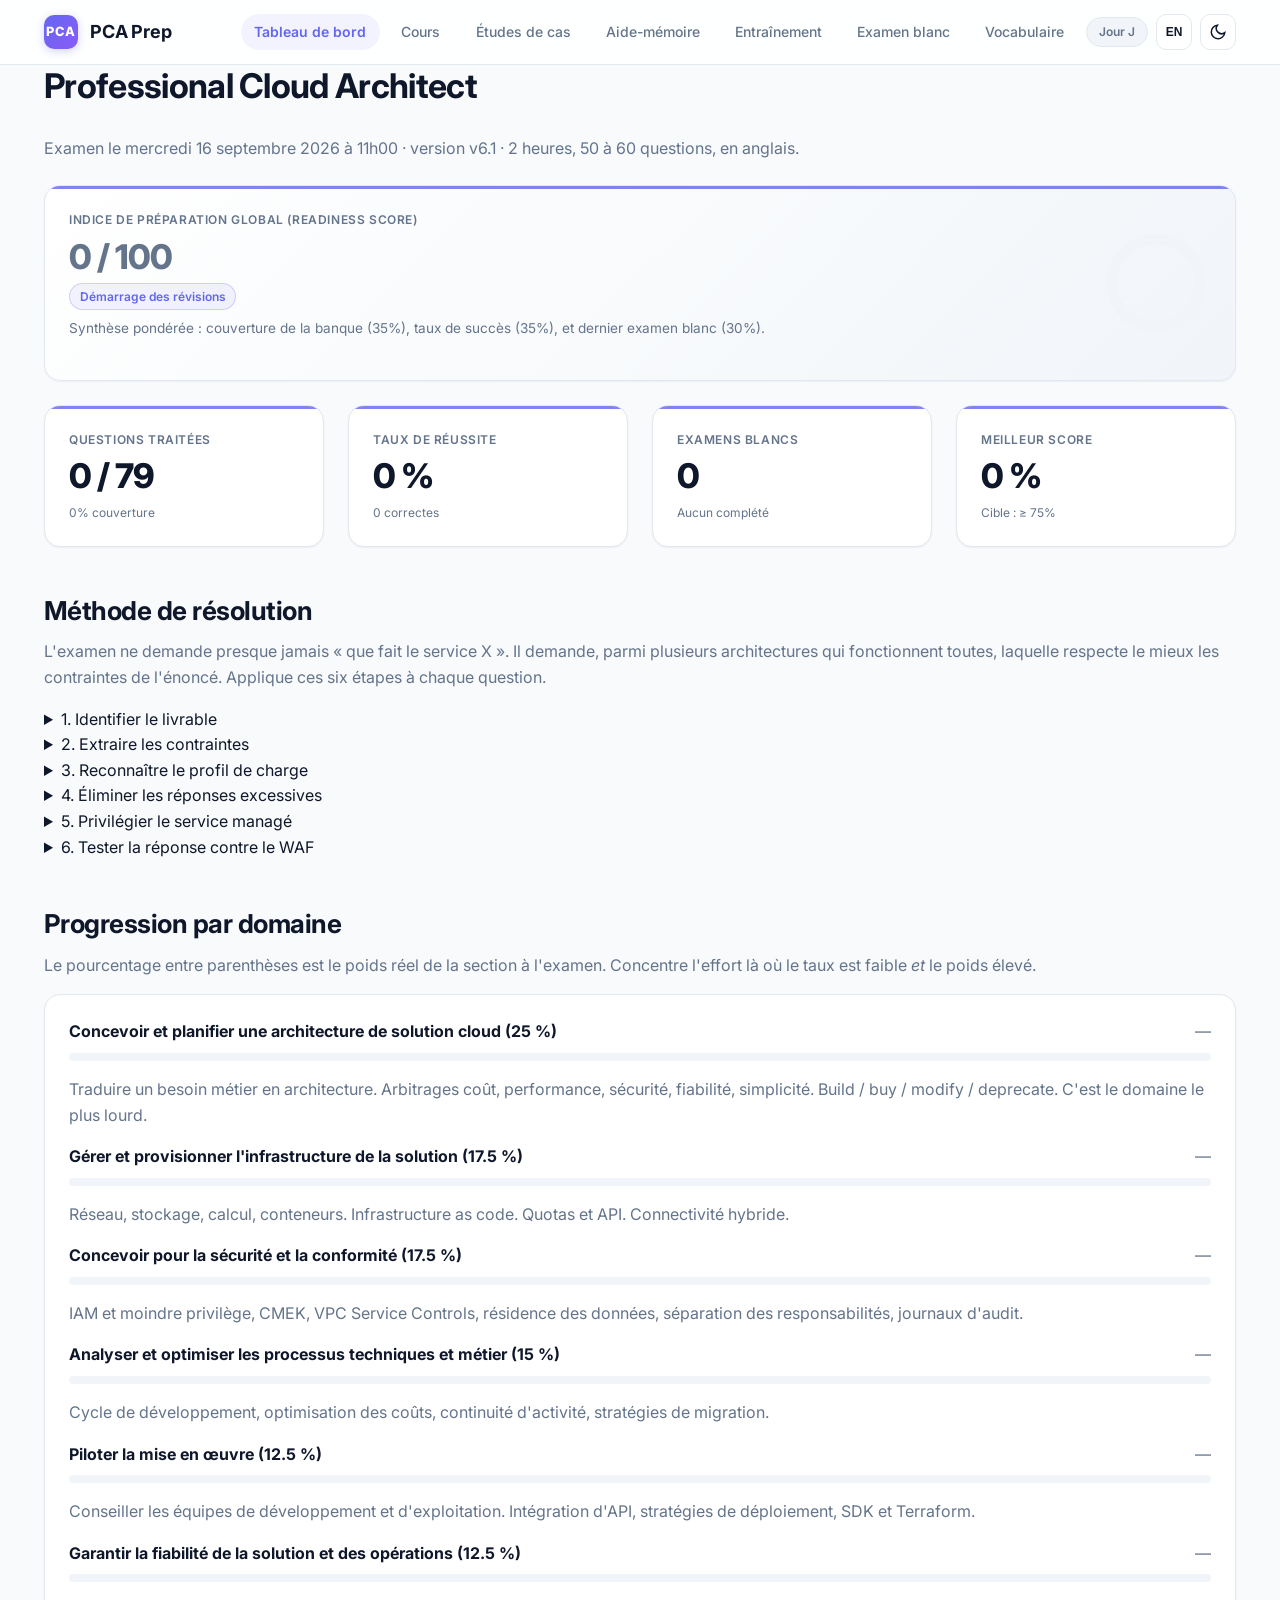
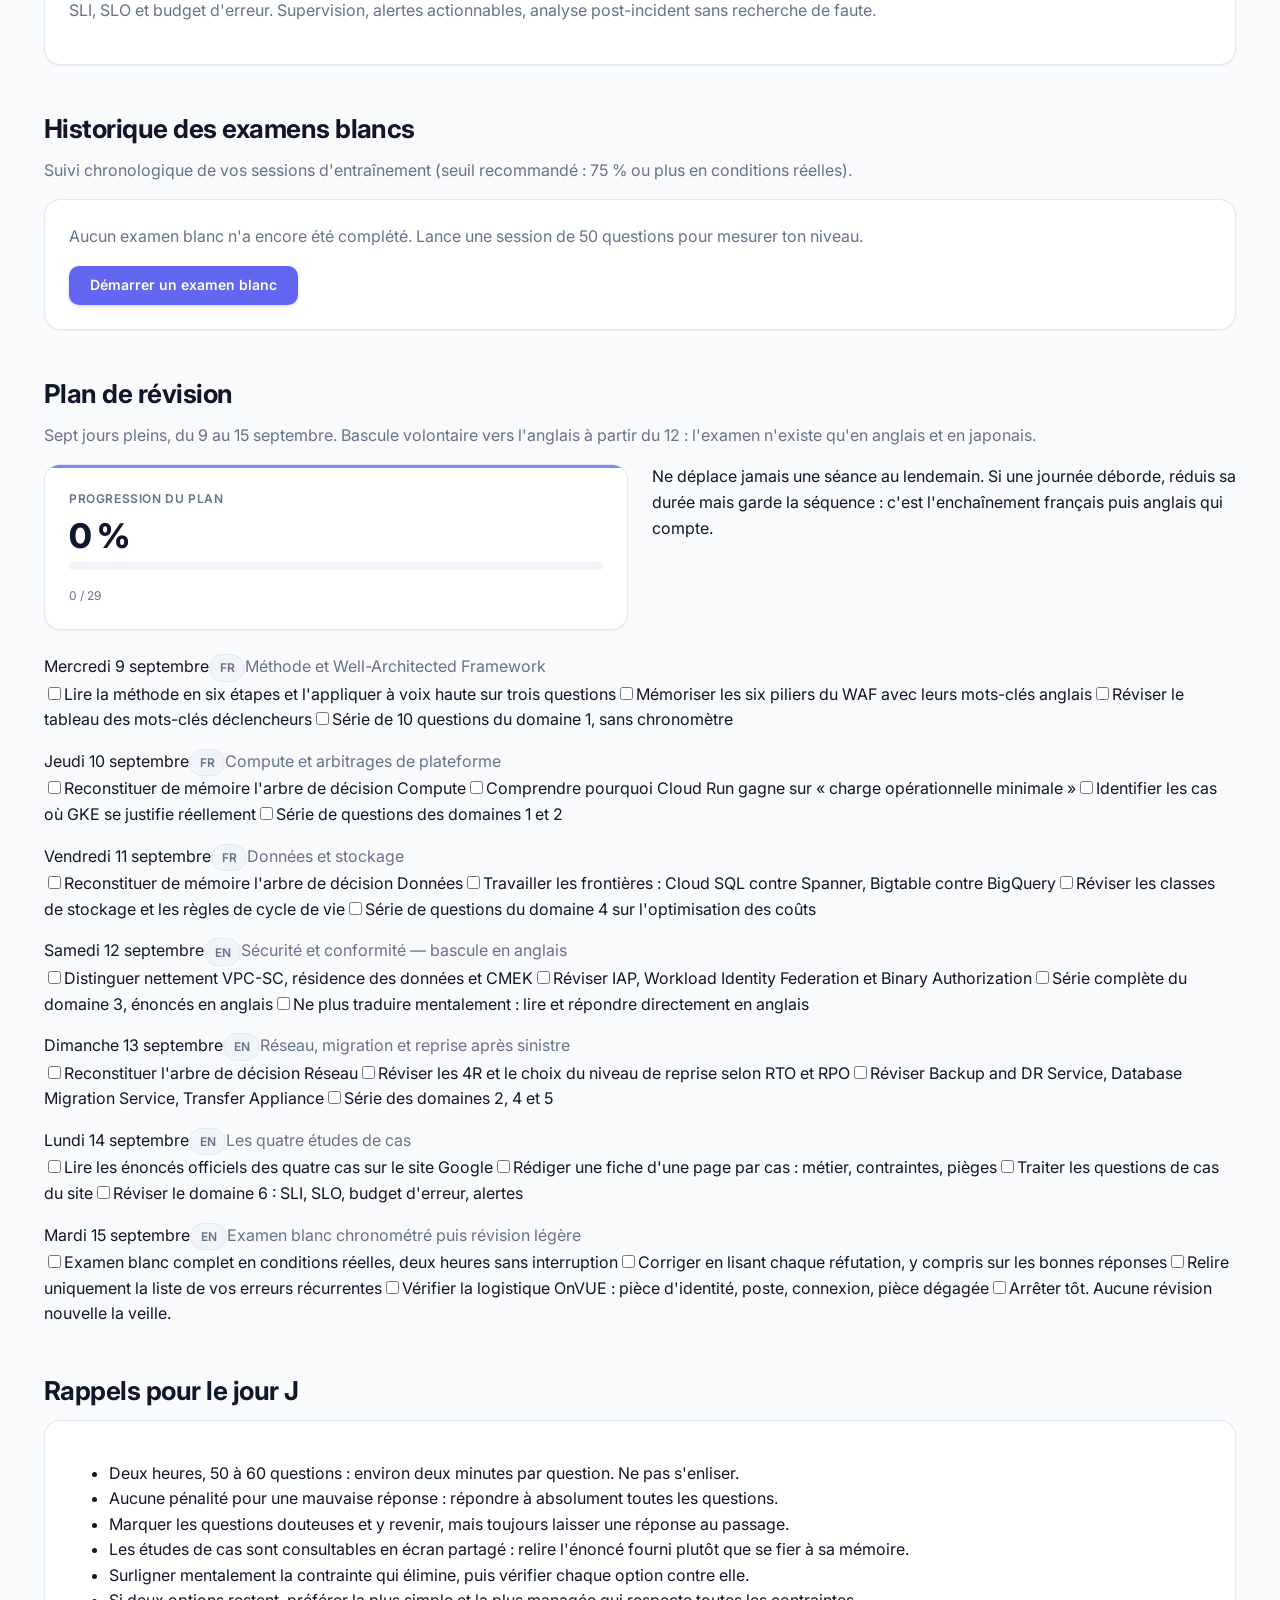
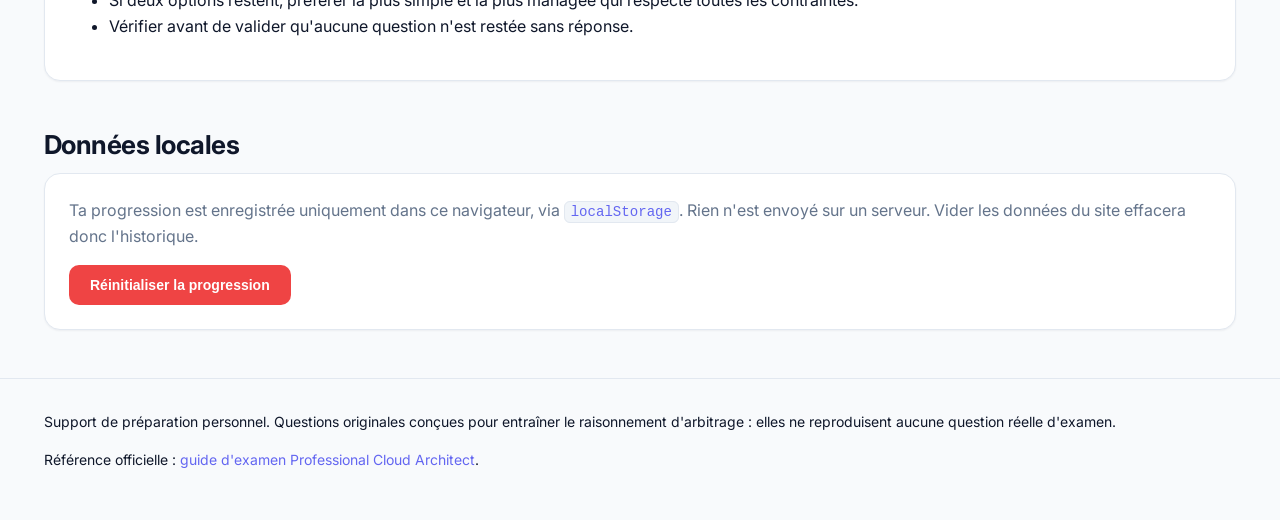
<file: index.html>
<!DOCTYPE html>
<html lang="fr" data-theme="light">
<head>
<meta charset="utf-8">
<meta name="viewport" content="width=device-width, initial-scale=1">
<title>PCA Prep — Tableau de bord</title>
<meta name="description" content="Préparation intensive à la certification Google Cloud Professional Cloud Architect.">
<link rel="icon" href="assets/favicon.svg" type="image/svg+xml">
<link rel="alternate icon" href="assets/favicon.ico" sizes="any">
<link rel="apple-touch-icon" href="assets/apple-touch-icon.png">
<meta name="theme-color" content="#7C3AED">
<link rel="manifest" href="manifest.json">
<link rel="preconnect" href="https://fonts.googleapis.com">
<link rel="preconnect" href="https://fonts.gstatic.com" crossorigin>
<link rel="stylesheet" href="https://fonts.googleapis.com/css2?family=Inter:wght@400;500;600;700&display=swap">
<link rel="stylesheet" href="assets/css/style.css">
</head>
<body>
<a class="skip-link" href="#main">Aller au contenu</a>

<header class="site-header">
  <div class="site-header__inner">
    <a class="brand" href="index.html">
      <span class="brand__mark" aria-hidden="true">PCA</span>
      <span>PCA Prep</span>
    </a>
    <nav class="nav" aria-label="Navigation principale">
      <a href="index.html">Tableau de bord</a>
      <a href="cours.html">Cours</a>
      <a href="cas.html">Études de cas</a>
      <a href="cheatsheet.html">Aide-mémoire</a>
      <a href="quiz.html">Entraînement</a>
      <a href="examen.html">Examen blanc</a>
      <a href="vocabulaire.html">Vocabulaire</a>
      <span id="countdown" class="countdown" aria-live="polite"></span>
      <button id="langToggle" class="icon-btn" type="button" aria-label="Changer de langue">FR</button>
      <button id="themeToggle" class="icon-btn" type="button" aria-label="Changer de thème">
        <svg viewBox="0 0 24 24" fill="none" stroke="currentColor" stroke-width="2" aria-hidden="true">
          <path d="M21 12.8A9 9 0 1111.2 3a7 7 0 009.8 9.8z"/>
        </svg>
      </button>
    </nav>
  </div>
</header>

<main id="main" class="wrap">

  <section class="section">
    <div class="section__head">
      <h1>Professional Cloud Architect</h1>
      <p class="muted">Examen le mercredi 16 septembre 2026 à 11h00 &middot; version v6.1 &middot; 2 heures, 50 à 60 questions, en anglais.</p>
    </div>

    <div class="grid grid--4" id="stats"></div>
  </section>

  <section class="section">
    <h2>Méthode de résolution</h2>
    <p class="muted">L'examen ne demande presque jamais « que fait le service X ». Il demande, parmi plusieurs architectures qui fonctionnent toutes, laquelle respecte le mieux les contraintes de l'énoncé. Applique ces six étapes à chaque question.</p>
    <div id="method"></div>
  </section>

  <section class="section">
    <h2>Progression par domaine</h2>
    <p class="muted">Le pourcentage entre parenthèses est le poids réel de la section à l'examen. Concentre l'effort là où le taux est faible <em>et</em> le poids élevé.</p>
    <div class="card" id="domainProgress"></div>
  </section>

  <section class="section">
    <h2>Historique des examens blancs</h2>
    <p class="muted">Suivi chronologique de vos sessions d'entraînement (seuil recommandé : 75 % ou plus en conditions réelles).</p>
    <div class="card" id="examHistory"></div>
  </section>

  <section class="section">
    <h2>Plan de révision</h2>
    <p class="muted">Sept jours pleins, du 9 au 15 septembre. Bascule volontaire vers l'anglais à partir du 12 : l'examen n'existe qu'en anglais et en japonais.</p>
    <div class="grid grid--2" style="align-items:start">
      <div class="stat" id="planProgress"></div>
      <div class="alert">
        Ne déplace jamais une séance au lendemain. Si une journée déborde, réduis sa durée mais garde la séquence : c'est l'enchaînement français puis anglais qui compte.
      </div>
    </div>
    <div class="stack" id="plan" style="margin-top:1.5rem"></div>
  </section>

  <section class="section">
    <h2>Rappels pour le jour J</h2>
    <div class="card" id="dday"></div>
  </section>

  <section class="section">
    <h2>Données locales</h2>
    <div class="card stack">
      <p class="muted">Ta progression est enregistrée uniquement dans ce navigateur, via <code>localStorage</code>. Rien n'est envoyé sur un serveur. Vider les données du site effacera donc l'historique.</p>
      <div class="btn-row">
        <button id="resetProgress" class="btn btn--danger" type="button">Réinitialiser la progression</button>
      </div>
    </div>
  </section>

</main>

<footer class="site-footer">
  <div class="wrap">
    <p>Support de préparation personnel. Questions originales conçues pour entraîner le raisonnement d'arbitrage : elles ne reproduisent aucune question réelle d'examen.</p>
    <p>Référence officielle : <a href="https://cloud.google.com/learn/certification/guides/professional-cloud-architect" rel="noopener noreferrer" target="_blank">guide d'examen Professional Cloud Architect</a>.</p>
  </div>
</footer>

<script src="data/content.js"></script>
<script src="data/questions-d1.js"></script>
<script src="data/questions-d2.js"></script>
<script src="data/questions-d3.js"></script>
<script src="data/questions-d4.js"></script>
<script src="data/questions-d5.js"></script>
<script src="data/questions-d6.js"></script>
<script src="data/questions-d7.js"></script>
<script src="data/questions-d8.js"></script>
<script src="data/questions-cases.js"></script>
<script src="assets/js/app.js"></script>
</body>
</html>
</file>
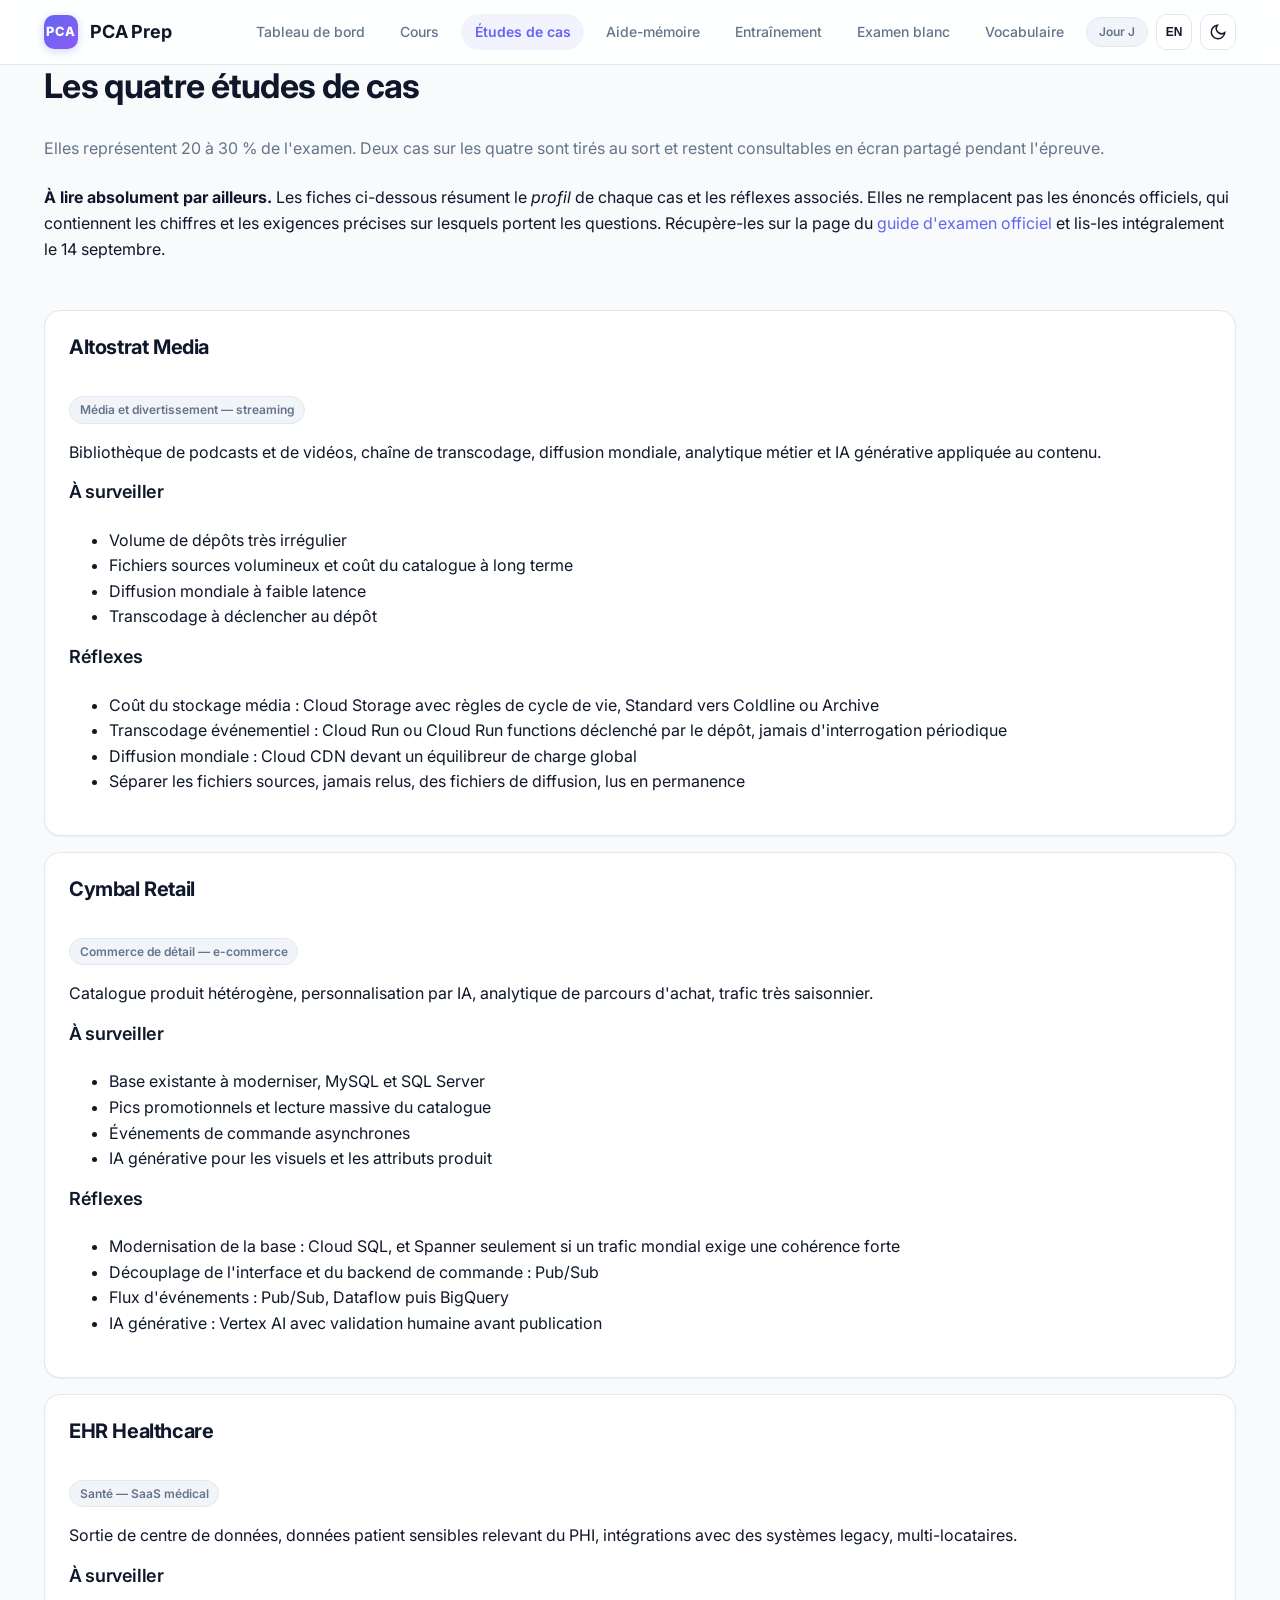
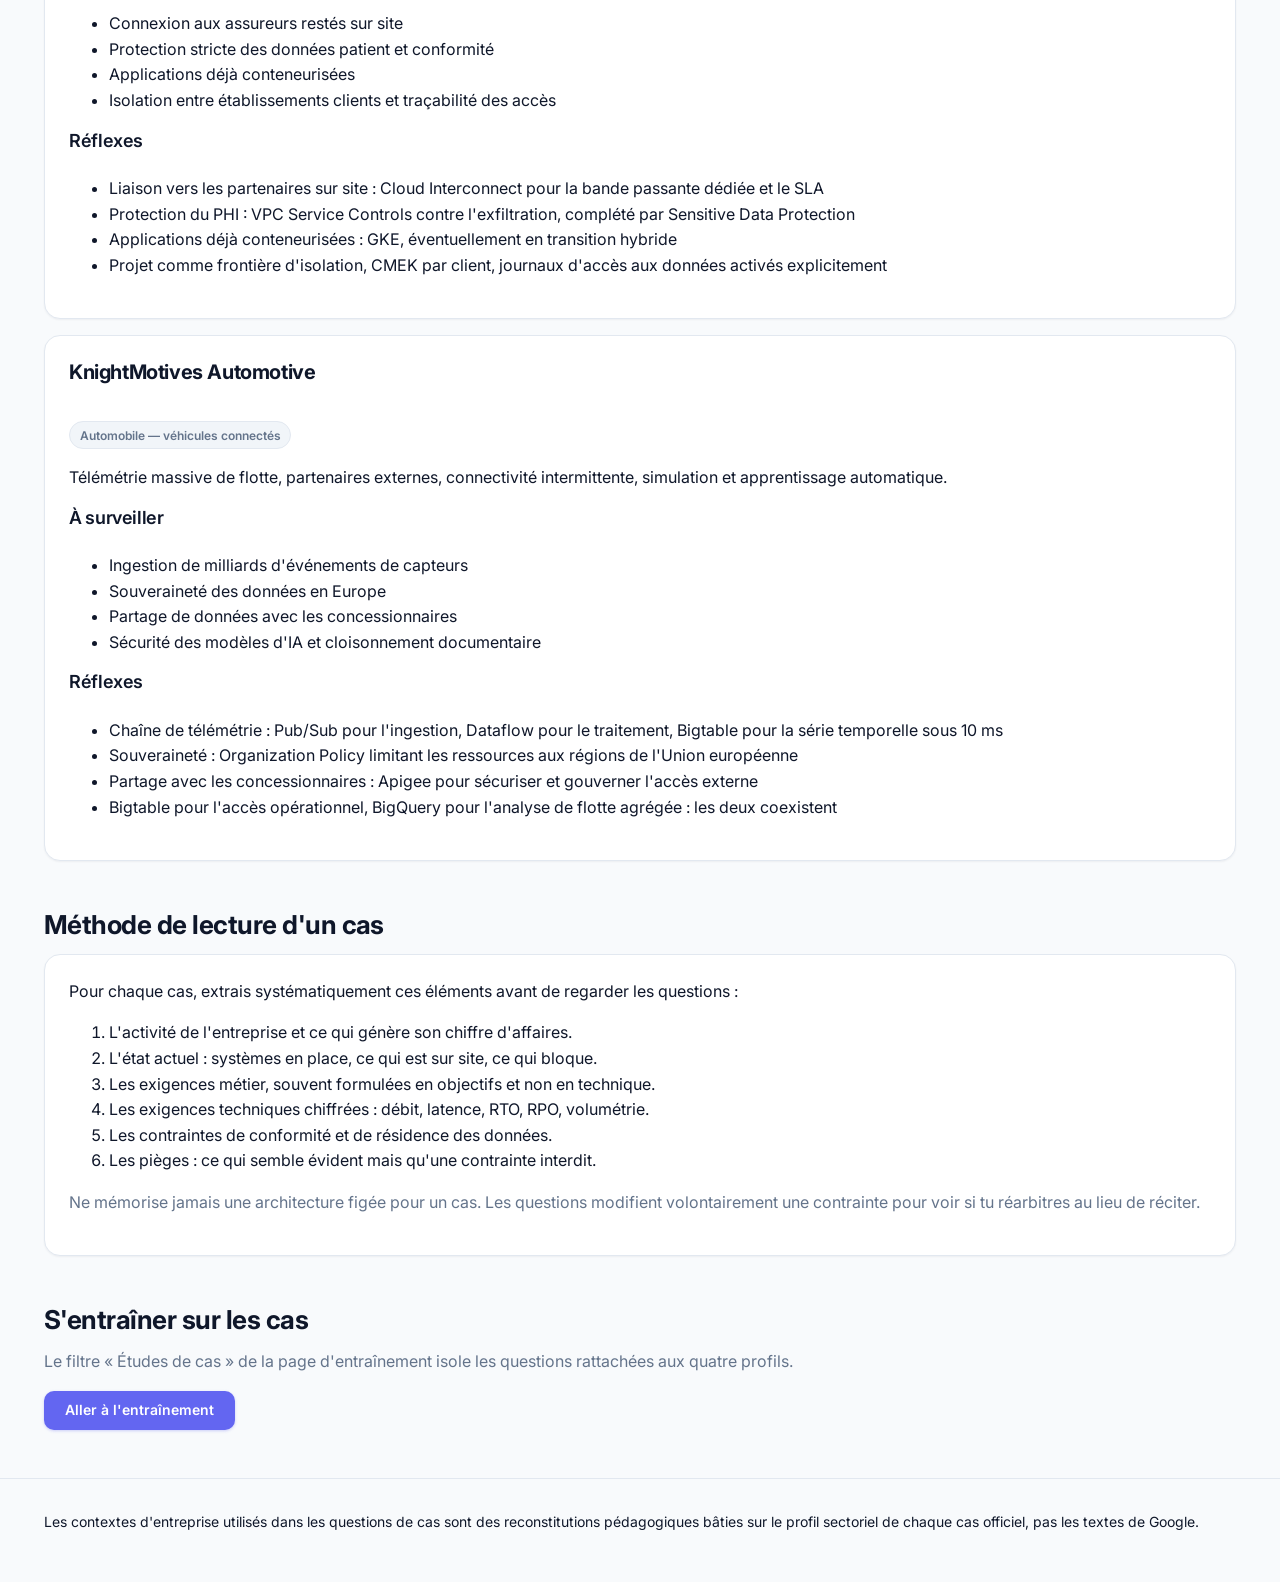
<file: cas.html>
<!DOCTYPE html>
<html lang="fr" data-theme="light">
<head>
<meta charset="utf-8">
<meta name="viewport" content="width=device-width, initial-scale=1">
<title>PCA Prep — Études de cas</title>
<link rel="icon" href="assets/favicon.svg" type="image/svg+xml">
<link rel="alternate icon" href="assets/favicon.ico" sizes="any">
<link rel="apple-touch-icon" href="assets/apple-touch-icon.png">
<meta name="theme-color" content="#7C3AED">
<link rel="manifest" href="manifest.json">
<link rel="preconnect" href="https://fonts.googleapis.com">
<link rel="preconnect" href="https://fonts.gstatic.com" crossorigin>
<link rel="stylesheet" href="https://fonts.googleapis.com/css2?family=Inter:wght@400;500;600;700&display=swap">
<link rel="stylesheet" href="assets/css/style.css">
</head>
<body>
<a class="skip-link" href="#main">Aller au contenu</a>

<header class="site-header">
  <div class="site-header__inner">
    <a class="brand" href="index.html">
      <span class="brand__mark" aria-hidden="true">PCA</span>
      <span>PCA Prep</span>
    </a>
    <nav class="nav" aria-label="Navigation principale">
      <a href="index.html">Tableau de bord</a>
      <a href="cours.html">Cours</a>
      <a href="cas.html">Études de cas</a>
      <a href="cheatsheet.html">Aide-mémoire</a>
      <a href="quiz.html">Entraînement</a>
      <a href="examen.html">Examen blanc</a>
      <a href="vocabulaire.html">Vocabulaire</a>
      <span id="countdown" class="countdown" aria-live="polite"></span>
      <button id="langToggle" class="icon-btn" type="button" aria-label="Changer de langue">FR</button>
      <button id="themeToggle" class="icon-btn" type="button" aria-label="Changer de thème">
        <svg viewBox="0 0 24 24" fill="none" stroke="currentColor" stroke-width="2" aria-hidden="true">
          <path d="M21 12.8A9 9 0 1111.2 3a7 7 0 009.8 9.8z"/>
        </svg>
      </button>
    </nav>
  </div>
</header>

<main id="main" class="wrap">

  <section class="section">
    <div class="section__head">
      <h1>Les quatre études de cas</h1>
      <p class="muted">Elles représentent 20 à 30 % de l'examen. Deux cas sur les quatre sont tirés au sort et restent consultables en écran partagé pendant l'épreuve.</p>
    </div>

    <div class="alert alert--warn">
      <strong>À lire absolument par ailleurs.</strong> Les fiches ci-dessous résument le <em>profil</em> de chaque cas et les réflexes associés. Elles ne remplacent pas les énoncés officiels, qui contiennent les chiffres et les exigences précises sur lesquels portent les questions. Récupère-les sur la page du
      <a href="https://cloud.google.com/learn/certification/guides/professional-cloud-architect" rel="noopener noreferrer" target="_blank">guide d'examen officiel</a> et lis-les intégralement le 14 septembre.
    </div>
  </section>

  <section class="section">
    <div id="cases"></div>
  </section>

  <section class="section">
    <h2>Méthode de lecture d'un cas</h2>
    <div class="card stack">
      <p>Pour chaque cas, extrais systématiquement ces éléments avant de regarder les questions :</p>
      <ol>
        <li>L'activité de l'entreprise et ce qui génère son chiffre d'affaires.</li>
        <li>L'état actuel : systèmes en place, ce qui est sur site, ce qui bloque.</li>
        <li>Les exigences métier, souvent formulées en objectifs et non en technique.</li>
        <li>Les exigences techniques chiffrées : débit, latence, RTO, RPO, volumétrie.</li>
        <li>Les contraintes de conformité et de résidence des données.</li>
        <li>Les pièges : ce qui semble évident mais qu'une contrainte interdit.</li>
      </ol>
      <p class="muted">Ne mémorise jamais une architecture figée pour un cas. Les questions modifient volontairement une contrainte pour voir si tu réarbitres au lieu de réciter.</p>
    </div>
  </section>

  <section class="section">
    <h2>S'entraîner sur les cas</h2>
    <p class="muted">Le filtre « Études de cas » de la page d'entraînement isole les questions rattachées aux quatre profils.</p>
    <div class="btn-row">
      <a class="btn btn--primary" href="quiz.html">Aller à l'entraînement</a>
    </div>
  </section>

</main>

<footer class="site-footer">
  <div class="wrap">
    <p>Les contextes d'entreprise utilisés dans les questions de cas sont des reconstitutions pédagogiques bâties sur le profil sectoriel de chaque cas officiel, pas les textes de Google.</p>
  </div>
</footer>

<script src="data/content.js"></script>
<script src="assets/js/app.js"></script>
</body>
</html>
</file>
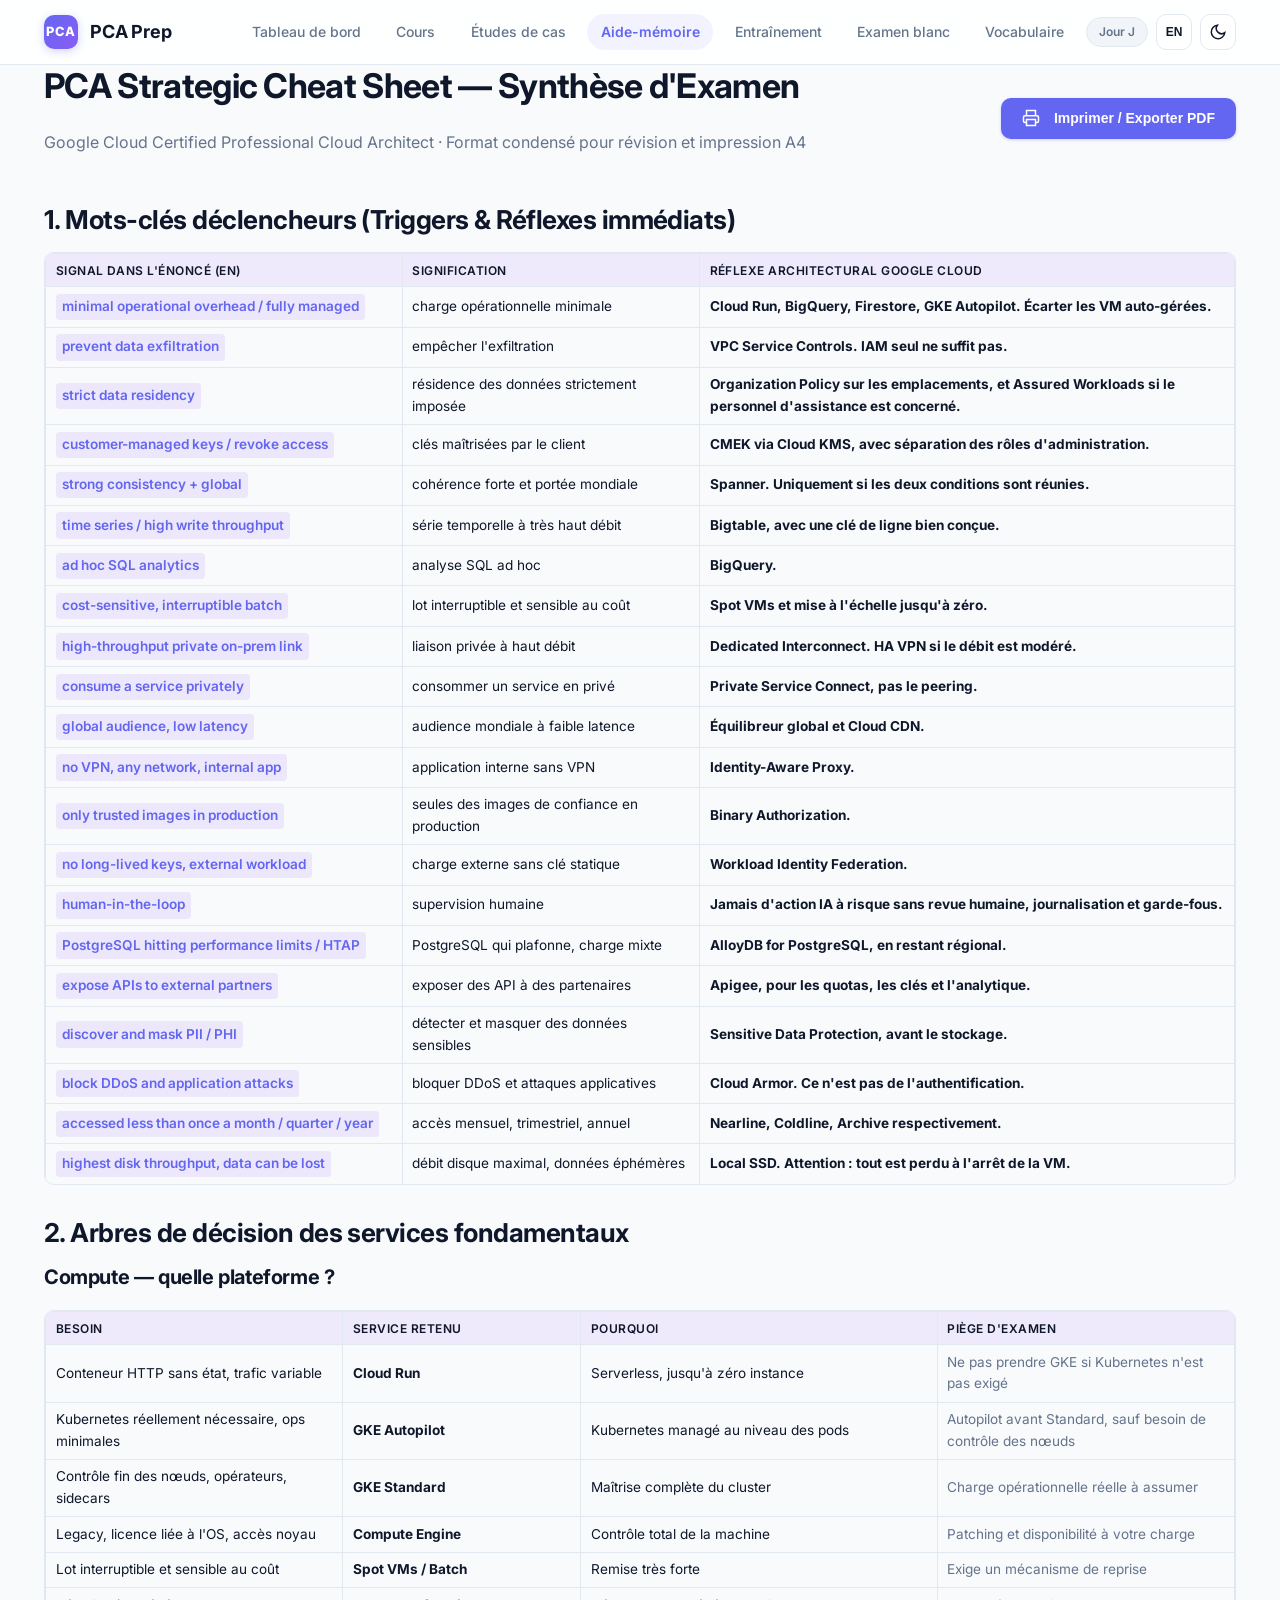
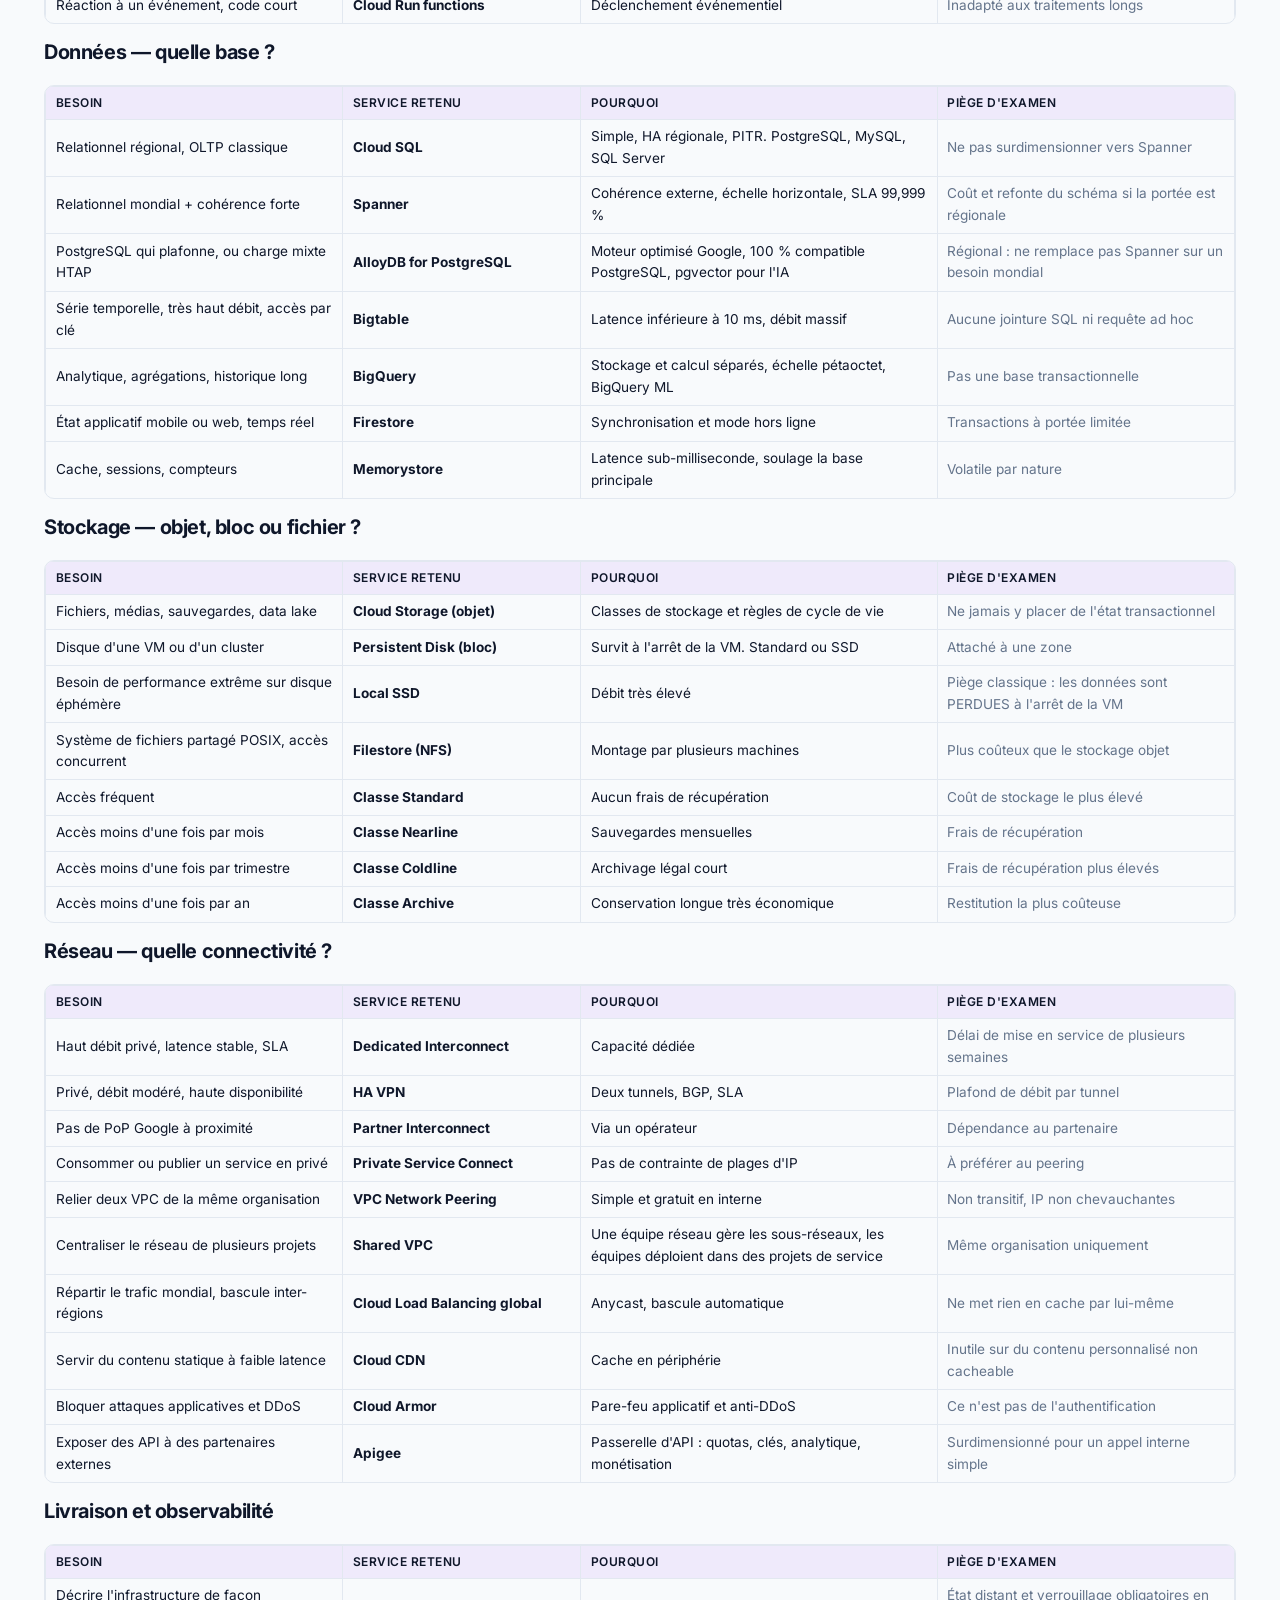
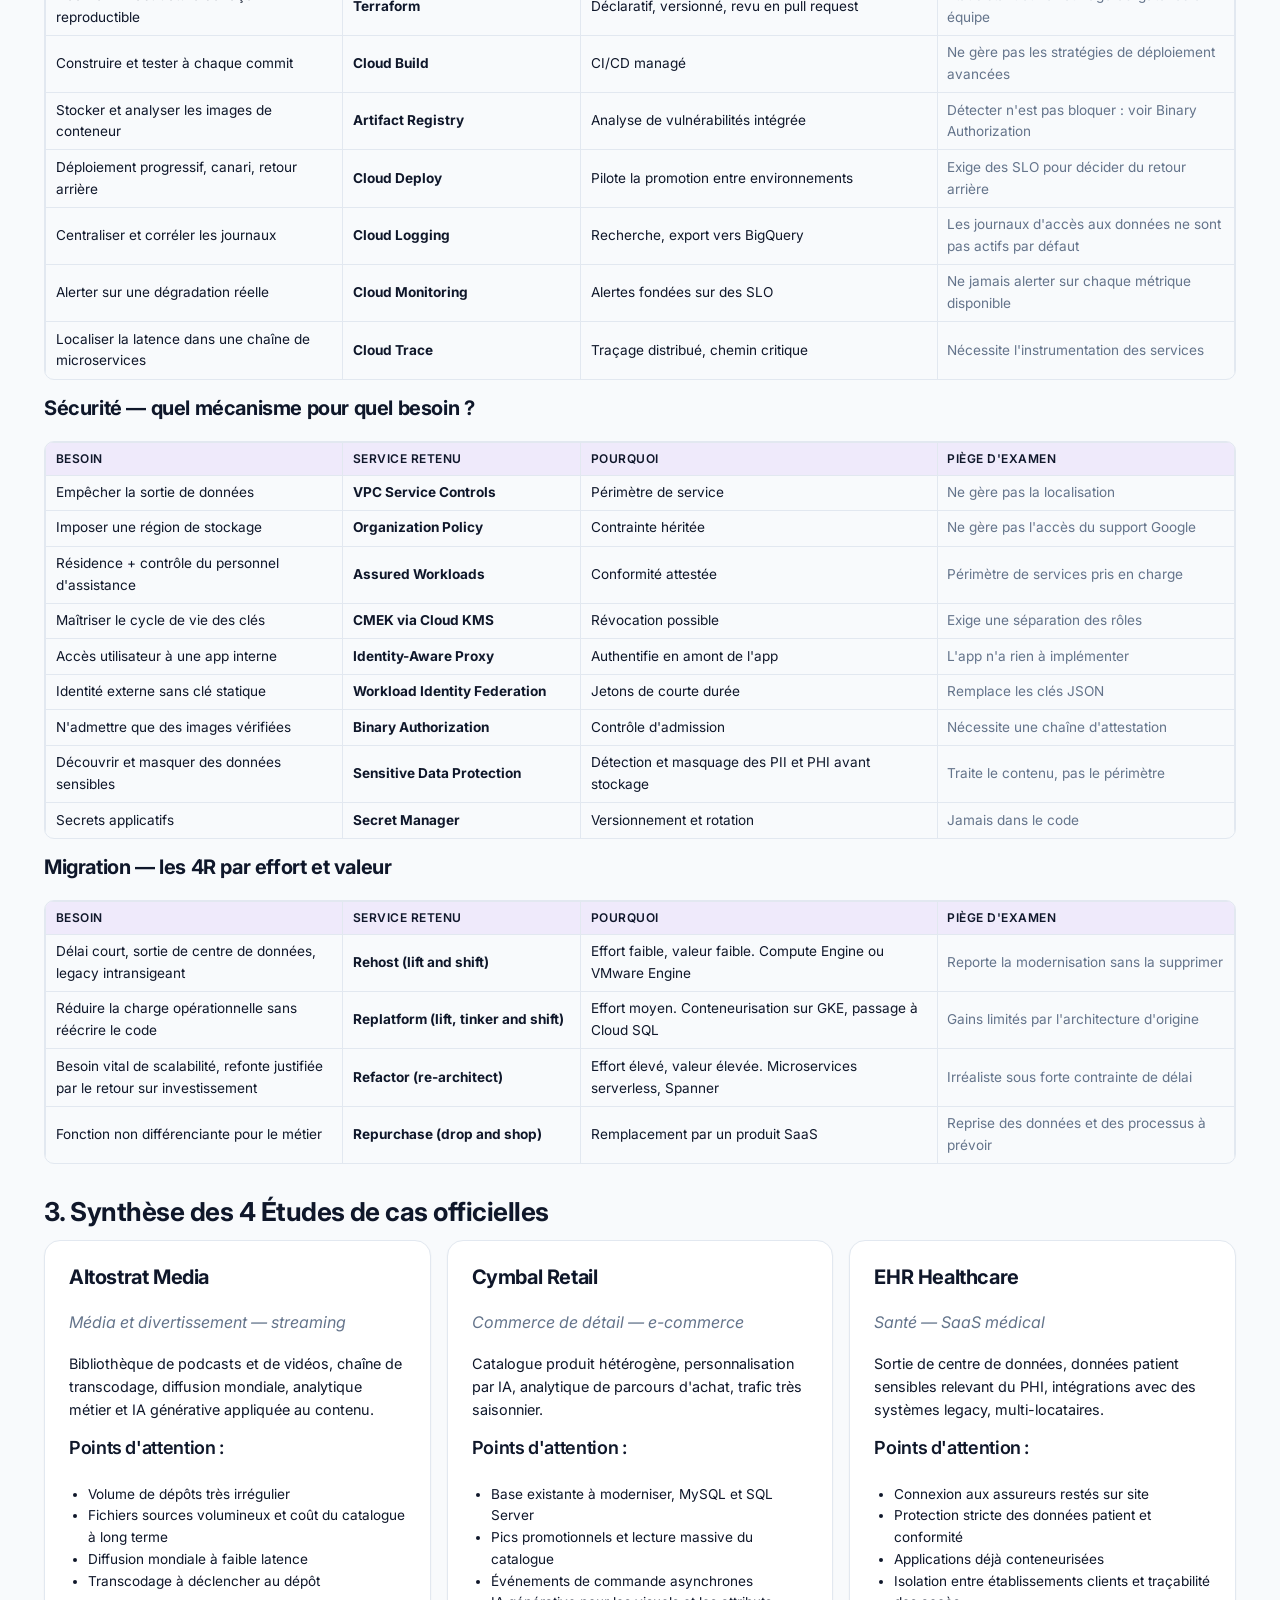
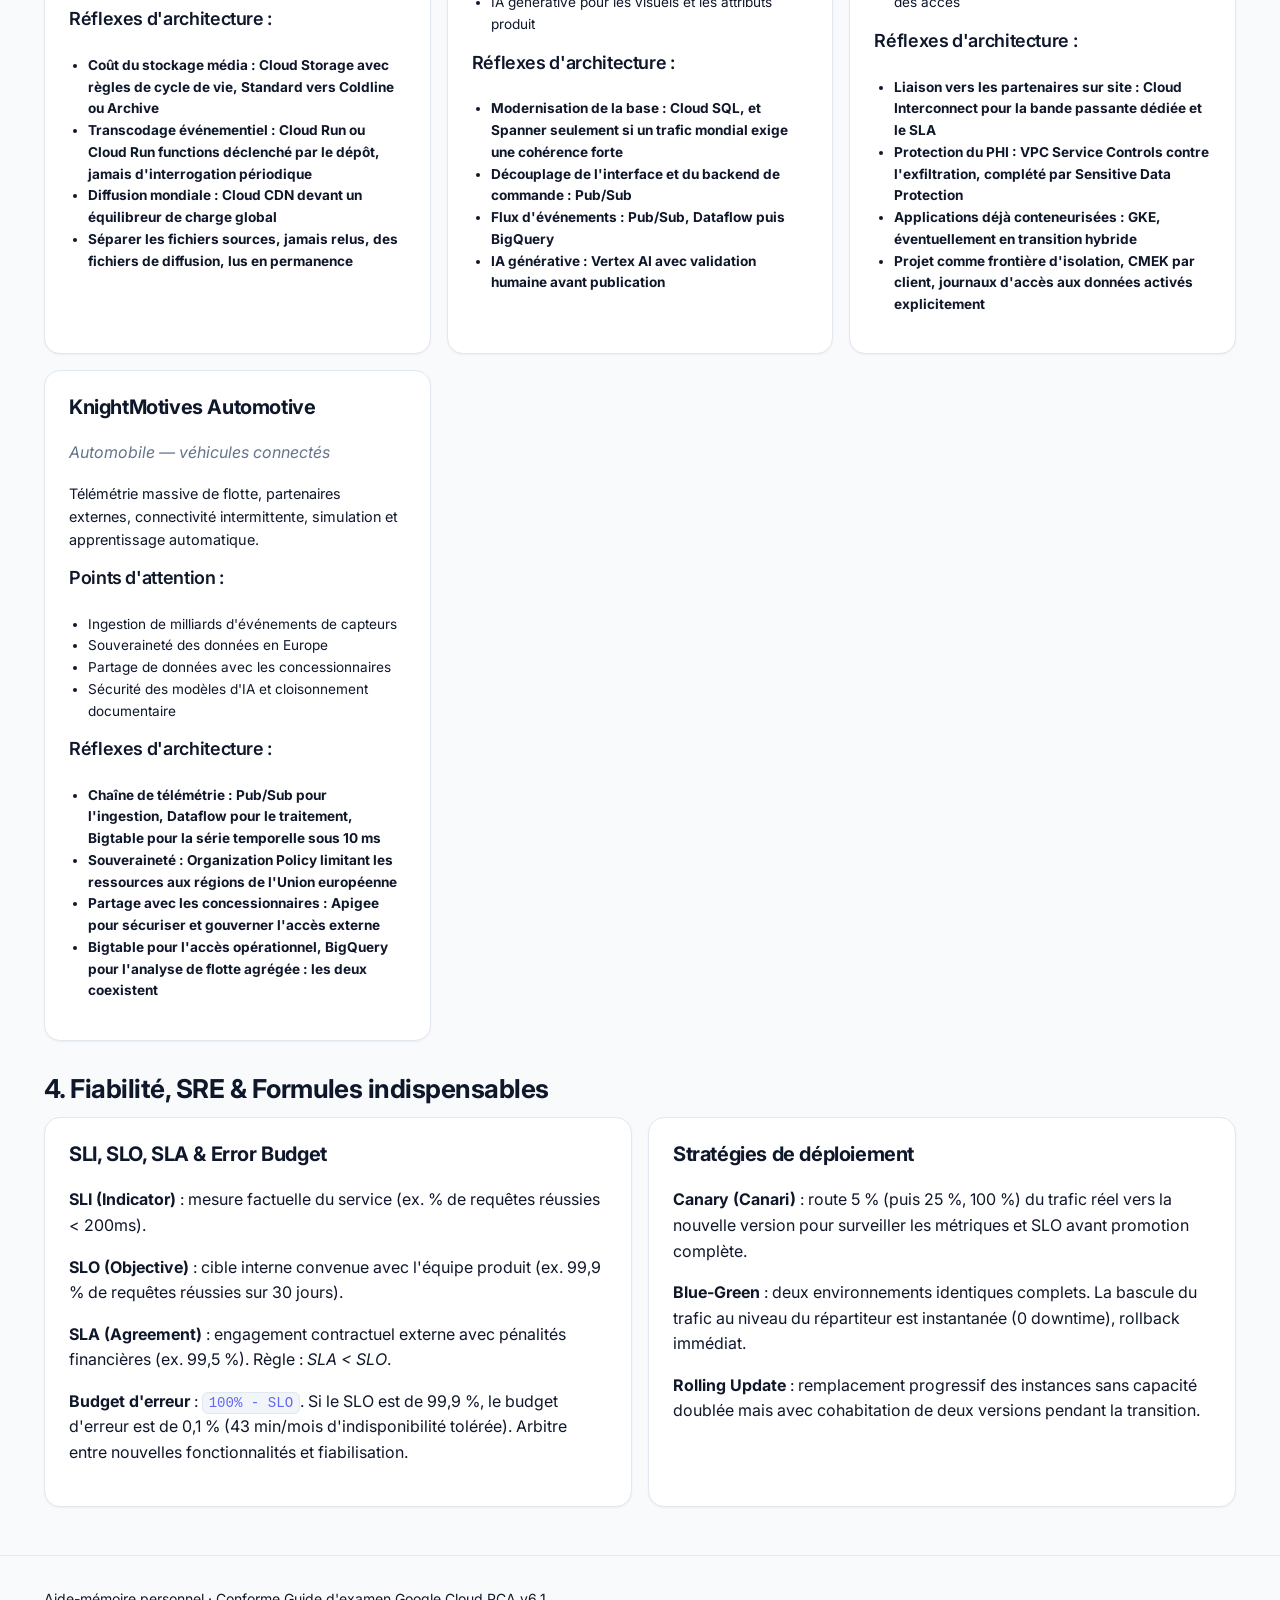
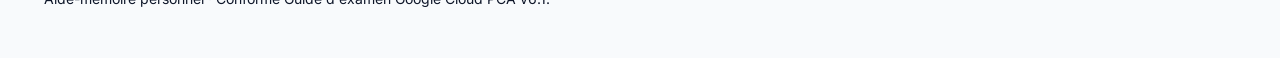
<file: cheatsheet.html>
<!DOCTYPE html>
<html lang="fr" data-theme="light">
<head>
<meta charset="utf-8">
<meta name="viewport" content="width=device-width, initial-scale=1">
<title>PCA Prep — Aide-mémoire & Synthèse Imprimable</title>
<meta name="description" content="Synthèse condensée et imprimable des arbres de décision, déclencheurs et études de cas pour la certification Google Cloud Professional Cloud Architect.">
<link rel="icon" href="assets/favicon.svg" type="image/svg+xml">
<link rel="alternate icon" href="assets/favicon.ico" sizes="any">
<link rel="apple-touch-icon" href="assets/apple-touch-icon.png">
<meta name="theme-color" content="#7C3AED">
<link rel="manifest" href="manifest.json">
<link rel="preconnect" href="https://fonts.googleapis.com">
<link rel="preconnect" href="https://fonts.gstatic.com" crossorigin>
<link rel="stylesheet" href="https://fonts.googleapis.com/css2?family=Inter:wght@400;500;600;700&display=swap">
<link rel="stylesheet" href="assets/css/style.css">
<style>
.sheet-header {
  display: flex;
  justify-content: space-between;
  align-items: center;
  flex-wrap: wrap;
  gap: 1rem;
  margin-bottom: 2rem;
}
.sheet-section {
  page-break-inside: avoid;
  break-inside: avoid;
  margin-bottom: 2rem;
}
.sheet-grid {
  display: grid;
  grid-template-columns: repeat(auto-fit, minmax(320px, 1fr));
  gap: 1rem;
}
.dense-table {
  width: 100%;
  font-size: 0.85rem;
  border-collapse: collapse;
}
.dense-table th, .dense-table td {
  padding: 0.4rem 0.6rem;
  border: 1px solid var(--c-border);
}
.dense-table th {
  background: var(--c-card-alt, rgba(124, 58, 237, 0.08));
  text-align: left;
}
.tag-callout {
  display: inline-block;
  font-weight: 600;
  color: var(--c-primary);
  background: rgba(124, 58, 237, 0.1);
  padding: 0.15rem 0.4rem;
  border-radius: 4px;
}

@media print {
  body {
    background: #fff !important;
    color: #000 !important;
    font-size: 10pt;
  }
  .site-header, .site-footer, .no-print, .skip-link {
    display: none !important;
  }
  .wrap {
    max-width: 100% !important;
    padding: 0 !important;
    margin: 0 !important;
  }
  .sheet-section {
    page-break-inside: avoid;
    break-inside: avoid;
    margin-bottom: 1.2rem;
  }
  .dense-table th, .dense-table td {
    border: 1px solid #ccc !important;
    padding: 3px 6px !important;
  }
  .dense-table th {
    background: #f0f0f0 !important;
    color: #000 !important;
  }
  h1 { font-size: 1.6rem; margin-bottom: 0.2rem; }
  h2 { font-size: 1.2rem; margin-top: 1rem; margin-bottom: 0.4rem; border-bottom: 1px solid #ccc; }
  h3 { font-size: 1rem; margin-top: 0.6rem; margin-bottom: 0.3rem; }
  a { text-decoration: none; color: #000; }
}
</style>
</head>
<body>
<a class="skip-link" href="#main">Aller au contenu</a>

<header class="site-header">
  <div class="site-header__inner">
    <a class="brand" href="index.html">
      <span class="brand__mark" aria-hidden="true">PCA</span>
      <span>PCA Prep</span>
    </a>
    <nav class="nav" aria-label="Navigation principale">
      <a href="index.html">Tableau de bord</a>
      <a href="cours.html">Cours</a>
      <a href="cas.html">Études de cas</a>
      <a href="cheatsheet.html" aria-current="page">Aide-mémoire</a>
      <a href="quiz.html">Entraînement</a>
      <a href="examen.html">Examen blanc</a>
      <a href="vocabulaire.html">Vocabulaire</a>
      <span id="countdown" class="countdown" aria-live="polite"></span>
      <button id="langToggle" class="icon-btn" type="button" aria-label="Changer de langue">FR</button>
      <button id="themeToggle" class="icon-btn" type="button" aria-label="Changer de thème">
        <svg viewBox="0 0 24 24" fill="none" stroke="currentColor" stroke-width="2" aria-hidden="true">
          <path d="M21 12.8A9 9 0 1111.2 3a7 7 0 009.8 9.8z"/>
        </svg>
      </button>
    </nav>
  </div>
</header>

<main id="main" class="wrap">
  <div class="sheet-header">
    <div>
      <h1>PCA Strategic Cheat Sheet — Synthèse d'Examen</h1>
      <p class="muted">Google Cloud Certified Professional Cloud Architect &middot; Format condensé pour révision et impression A4</p>
    </div>
    <div class="no-print">
      <button onclick="window.print()" class="btn btn--primary" type="button">
        <svg width="18" height="18" viewBox="0 0 24 24" fill="none" stroke="currentColor" stroke-width="2" style="vertical-align:middle;margin-right:6px"><path d="M6 9V2h12v7M6 18H4a2 2 0 01-2-2v-5a2 2 0 012-2h16a2 2 0 012 2v5a2 2 0 01-2 2h-2"/><path d="M6 14h12v8H6z"/></svg>
        Imprimer / Exporter PDF
      </button>
    </div>
  </div>

  <!-- SECTION 1 : TRIGGERS & RÉFLEXES -->
  <section class="sheet-section">
    <h2>1. Mots-clés déclencheurs (Triggers &amp; Réflexes immédiats)</h2>
    <div class="table-scroll">
      <table class="dense-table">
        <thead>
          <tr>
            <th style="width:30%">Signal dans l'énoncé (EN)</th>
            <th style="width:25%">Signification</th>
            <th style="width:45%">Réflexe architectural Google Cloud</th>
          </tr>
        </thead>
        <tbody id="cheatTriggers"></tbody>
      </table>
    </div>
  </section>

  <!-- SECTION 2 : ARBRES DE DÉCISION -->
  <section class="sheet-section">
    <h2>2. Arbres de décision des services fondamentaux</h2>
    <div id="cheatDecisions"></div>
  </section>

  <!-- SECTION 3 : ÉTUDES DE CAS OFFICIELLES -->
  <section class="sheet-section">
    <h2>3. Synthèse des 4 Études de cas officielles</h2>
    <div class="sheet-grid" id="cheatCases"></div>
  </section>

  <!-- SECTION 4 : SRE & FORMULES CLÉS -->
  <section class="sheet-section">
    <h2>4. Fiabilité, SRE &amp; Formules indispensables</h2>
    <div class="sheet-grid">
      <div class="card stack">
        <h3>SLI, SLO, SLA &amp; Error Budget</h3>
        <p><strong>SLI (Indicator)</strong> : mesure factuelle du service (ex. % de requêtes réussies &lt; 200ms).</p>
        <p><strong>SLO (Objective)</strong> : cible interne convenue avec l'équipe produit (ex. 99,9 % de requêtes réussies sur 30 jours).</p>
        <p><strong>SLA (Agreement)</strong> : engagement contractuel externe avec pénalités financières (ex. 99,5 %). Règle : <em>SLA &lt; SLO</em>.</p>
        <p><strong>Budget d'erreur</strong> : <code>100% - SLO</code>. Si le SLO est de 99,9 %, le budget d'erreur est de 0,1 % (43 min/mois d'indisponibilité tolérée). Arbitre entre nouvelles fonctionnalités et fiabilisation.</p>
      </div>
      <div class="card stack">
        <h3>Stratégies de déploiement</h3>
        <p><strong>Canary (Canari)</strong> : route 5 % (puis 25 %, 100 %) du trafic réel vers la nouvelle version pour surveiller les métriques et SLO avant promotion complète.</p>
        <p><strong>Blue-Green</strong> : deux environnements identiques complets. La bascule du trafic au niveau du répartiteur est instantanée (0 downtime), rollback immédiat.</p>
        <p><strong>Rolling Update</strong> : remplacement progressif des instances sans capacité doublée mais avec cohabitation de deux versions pendant la transition.</p>
      </div>
    </div>
  </section>

</main>

<footer class="site-footer">
  <div class="wrap">
    <p>Aide-mémoire personnel &middot; Conforme Guide d'examen Google Cloud PCA v6.1.</p>
  </div>
</footer>

<script src="data/content.js"></script>
<script>
document.addEventListener("DOMContentLoaded", function() {
  // 1. Remplir les triggers
  const tb = document.getElementById("cheatTriggers");
  if (tb && window.PCA_TRIGGERS) {
    window.PCA_TRIGGERS.forEach(t => {
      const tr = document.createElement("tr");
      tr.innerHTML = `<td><span class="tag-callout">${t.en}</span></td><td>${t.fr}</td><td><strong>${t.reflex}</strong></td>`;
      tb.appendChild(tr);
    });
  }

  // 2. Remplir les arbres de décision
  const db = document.getElementById("cheatDecisions");
  if (db && window.PCA_DECISIONS) {
    window.PCA_DECISIONS.forEach(sec => {
      const h3 = document.createElement("h3");
      h3.textContent = sec.title;
      h3.style.marginTop = "1rem";
      db.appendChild(h3);

      const t = document.createElement("table");
      t.className = "dense-table";
      let rows = sec.rows.map(r => `<tr><td>${r[0]}</td><td><strong>${r[1]}</strong></td><td>${r[2]}</td><td class="muted">${r[3]}</td></tr>`).join("");
      t.innerHTML = `<thead><tr><th style="width:25%">Besoin</th><th style="width:20%">Service retenu</th><th style="width:30%">Pourquoi</th><th style="width:25%">Piège d'examen</th></tr></thead><tbody>${rows}</tbody>`;
      const scroll = document.createElement("div");
      scroll.className = "table-scroll";
      scroll.appendChild(t);
      db.appendChild(scroll);
    });
  }

  // 3. Remplir les cas d'usage
  const cb = document.getElementById("cheatCases");
  if (cb && window.PCA_CASES) {
    window.PCA_CASES.forEach(c => {
      const card = document.createElement("div");
      card.className = "card stack";
      let watch = c.watch.map(w => `<li>${w}</li>`).join("");
      let refs = c.reflexes.map(r => `<li><strong>${r}</strong></li>`).join("");
      card.innerHTML = `<h3>${c.name}</h3><p class="muted"><em>${c.sector}</em></p><p style="font-size:0.9rem">${c.profile}</p><h4>Points d'attention :</h4><ul style="font-size:0.85rem;padding-left:1.2rem">${watch}</ul><h4>Réflexes d'architecture :</h4><ul style="font-size:0.85rem;padding-left:1.2rem">${refs}</ul>`;
      cb.appendChild(card);
    });
  }

  // Thème & Langue synchronisés
  try {
    const s = JSON.parse(localStorage.getItem("pca-prep-v1") || "{}");
    if (s.theme === "dark") document.documentElement.setAttribute("data-theme", "dark");
  } catch(e) {}
});
</script>
<script src="assets/js/app.js"></script>
</body>
</html>
</file>
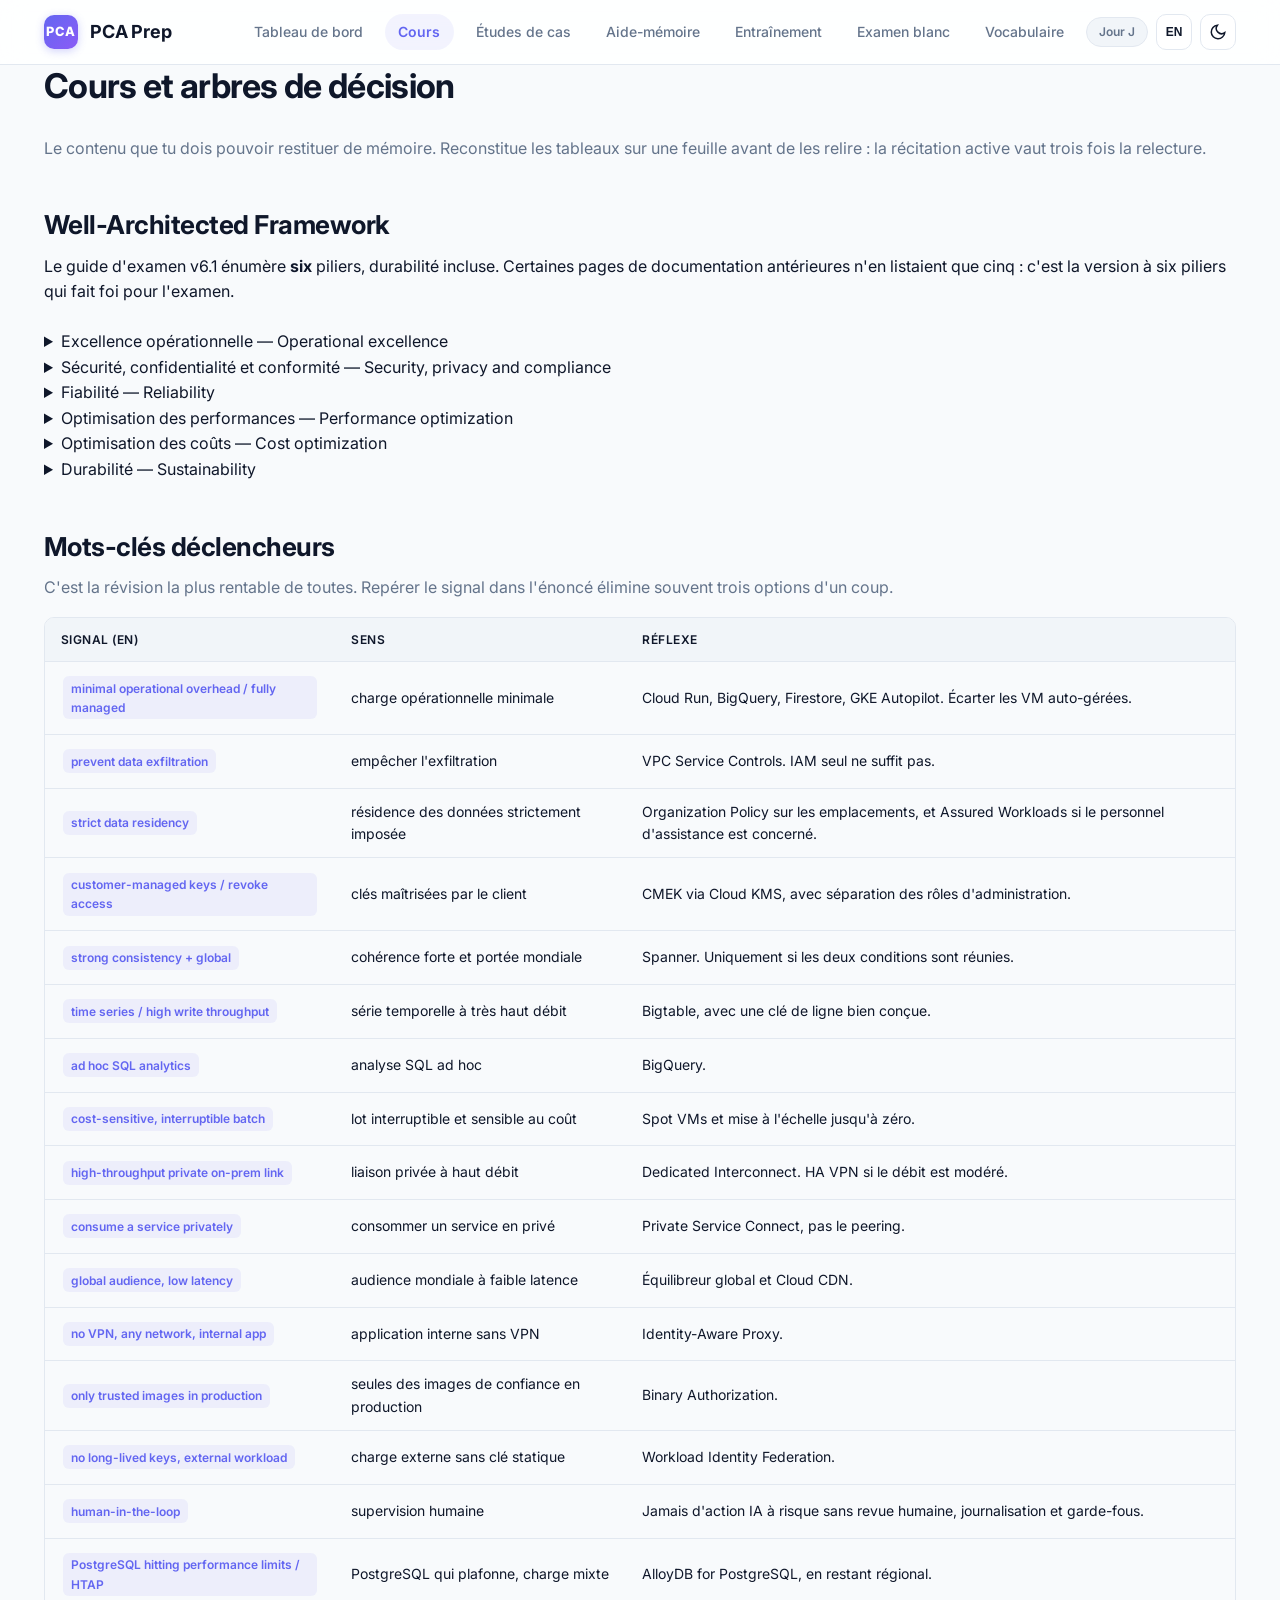
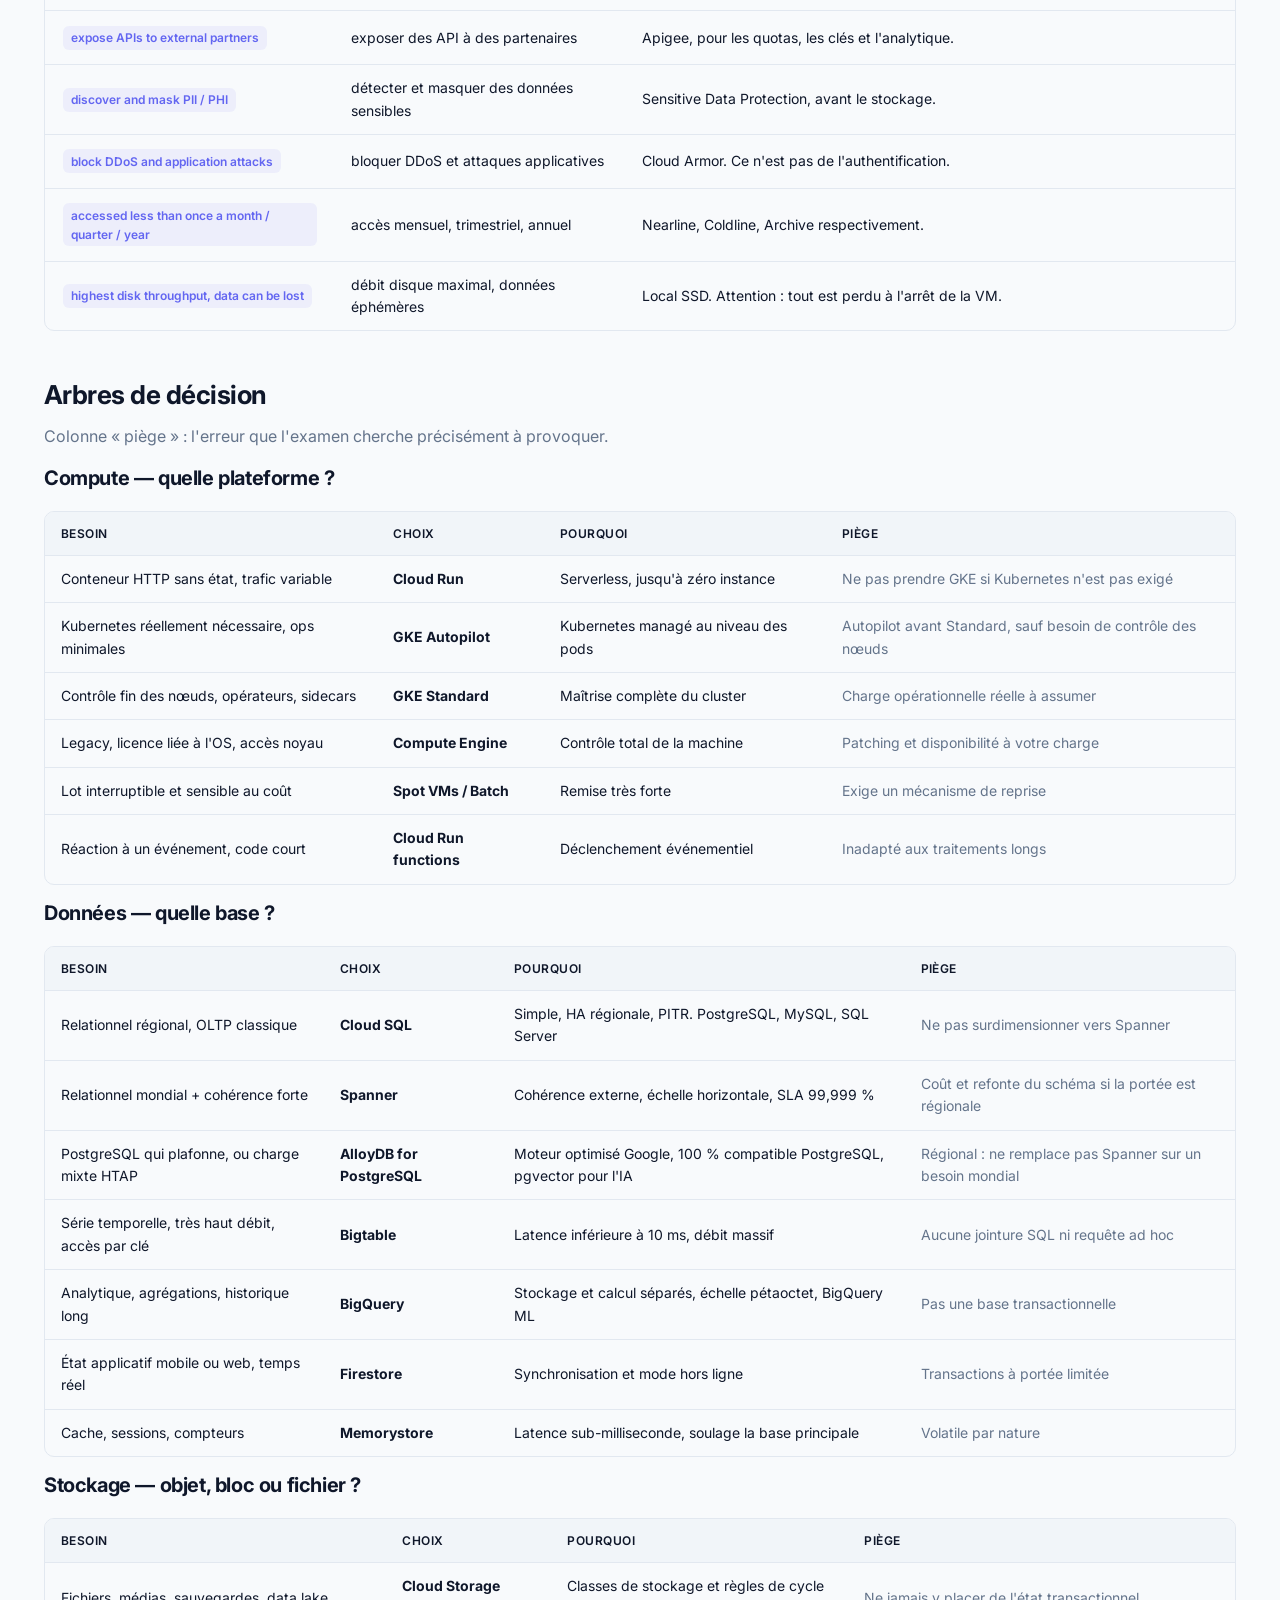
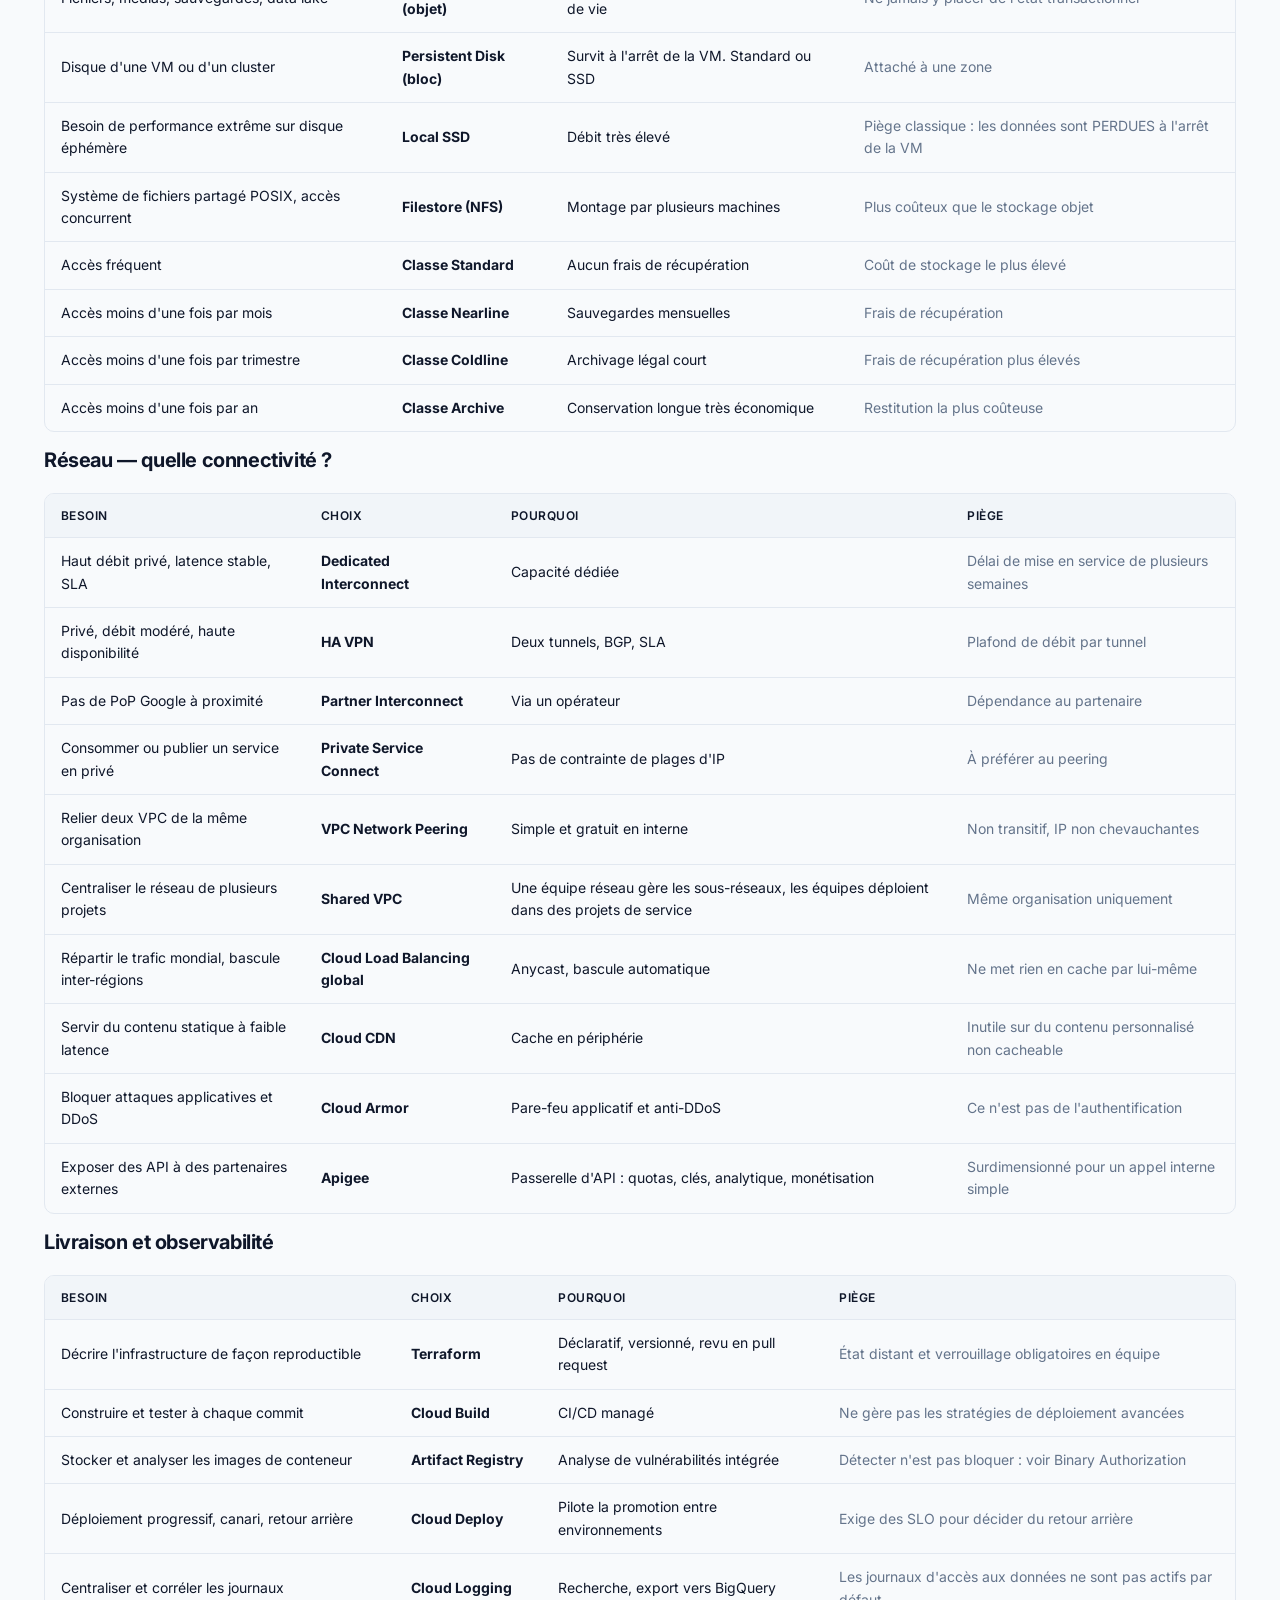
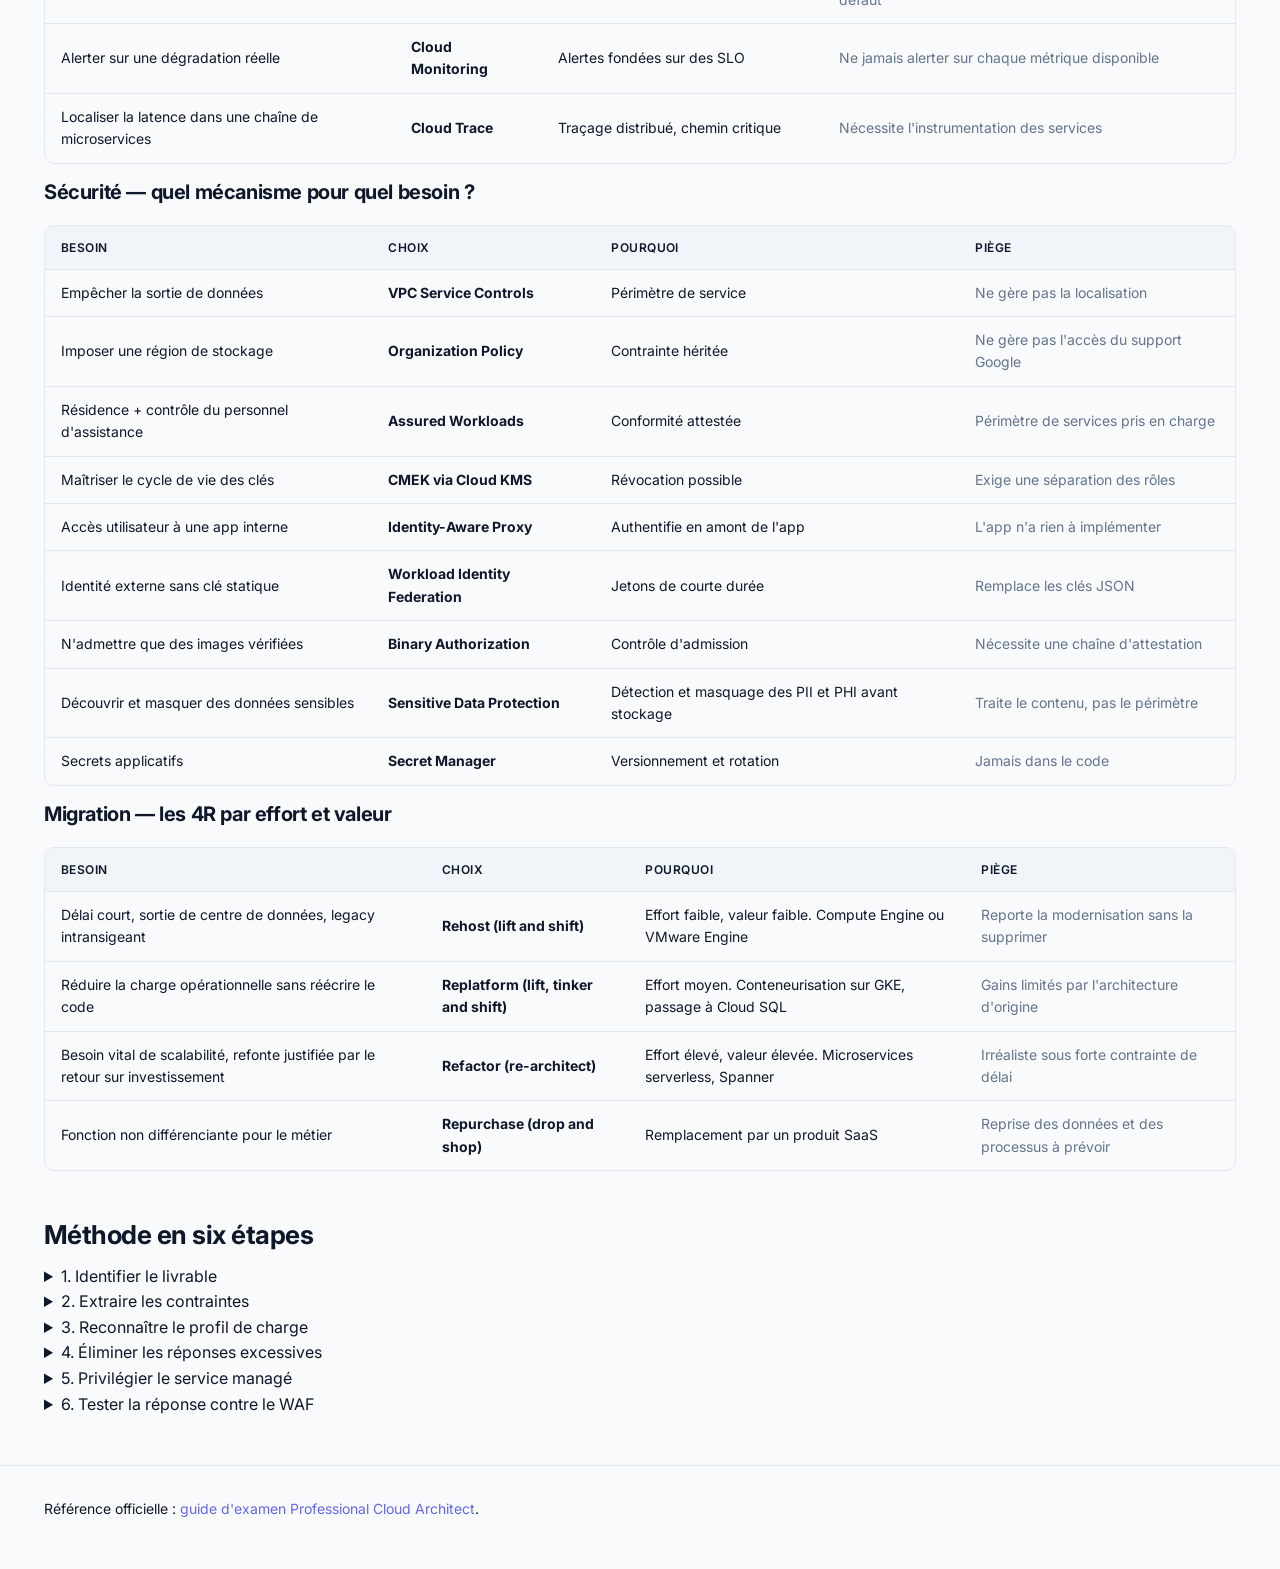
<file: cours.html>
<!DOCTYPE html>
<html lang="fr" data-theme="light">
<head>
<meta charset="utf-8">
<meta name="viewport" content="width=device-width, initial-scale=1">
<title>PCA Prep — Cours et arbres de décision</title>
<link rel="icon" href="assets/favicon.svg" type="image/svg+xml">
<link rel="alternate icon" href="assets/favicon.ico" sizes="any">
<link rel="apple-touch-icon" href="assets/apple-touch-icon.png">
<meta name="theme-color" content="#7C3AED">
<link rel="manifest" href="manifest.json">
<link rel="preconnect" href="https://fonts.googleapis.com">
<link rel="preconnect" href="https://fonts.gstatic.com" crossorigin>
<link rel="stylesheet" href="https://fonts.googleapis.com/css2?family=Inter:wght@400;500;600;700&display=swap">
<link rel="stylesheet" href="assets/css/style.css">
</head>
<body>
<a class="skip-link" href="#main">Aller au contenu</a>

<header class="site-header">
  <div class="site-header__inner">
    <a class="brand" href="index.html">
      <span class="brand__mark" aria-hidden="true">PCA</span>
      <span>PCA Prep</span>
    </a>
    <nav class="nav" aria-label="Navigation principale">
      <a href="index.html">Tableau de bord</a>
      <a href="cours.html">Cours</a>
      <a href="cas.html">Études de cas</a>
      <a href="cheatsheet.html">Aide-mémoire</a>
      <a href="quiz.html">Entraînement</a>
      <a href="examen.html">Examen blanc</a>
      <a href="vocabulaire.html">Vocabulaire</a>
      <span id="countdown" class="countdown" aria-live="polite"></span>
      <button id="langToggle" class="icon-btn" type="button" aria-label="Changer de langue">FR</button>
      <button id="themeToggle" class="icon-btn" type="button" aria-label="Changer de thème">
        <svg viewBox="0 0 24 24" fill="none" stroke="currentColor" stroke-width="2" aria-hidden="true">
          <path d="M21 12.8A9 9 0 1111.2 3a7 7 0 009.8 9.8z"/>
        </svg>
      </button>
    </nav>
  </div>
</header>

<main id="main" class="wrap">

  <section class="section">
    <div class="section__head">
      <h1>Cours et arbres de décision</h1>
      <p class="muted">Le contenu que tu dois pouvoir restituer de mémoire. Reconstitue les tableaux sur une feuille avant de les relire : la récitation active vaut trois fois la relecture.</p>
    </div>
  </section>

  <section class="section">
    <h2>Well-Architected Framework</h2>
    <div class="alert">
      Le guide d'examen v6.1 énumère <strong>six</strong> piliers, durabilité incluse. Certaines pages de documentation antérieures n'en listaient que cinq : c'est la version à six piliers qui fait foi pour l'examen.
    </div>
    <div id="waf" style="margin-top:1.5rem"></div>
  </section>

  <section class="section">
    <h2>Mots-clés déclencheurs</h2>
    <p class="muted">C'est la révision la plus rentable de toutes. Repérer le signal dans l'énoncé élimine souvent trois options d'un coup.</p>
    <div id="triggers"></div>
  </section>

  <section class="section">
    <h2>Arbres de décision</h2>
    <p class="muted">Colonne « piège » : l'erreur que l'examen cherche précisément à provoquer.</p>
    <div id="decisions"></div>
  </section>

  <section class="section">
    <h2>Méthode en six étapes</h2>
    <div id="method"></div>
  </section>

</main>

<footer class="site-footer">
  <div class="wrap">
    <p>Référence officielle : <a href="https://cloud.google.com/learn/certification/guides/professional-cloud-architect" rel="noopener noreferrer" target="_blank">guide d'examen Professional Cloud Architect</a>.</p>
  </div>
</footer>

<script src="data/content.js"></script>
<script src="assets/js/app.js"></script>
</body>
</html>
</file>
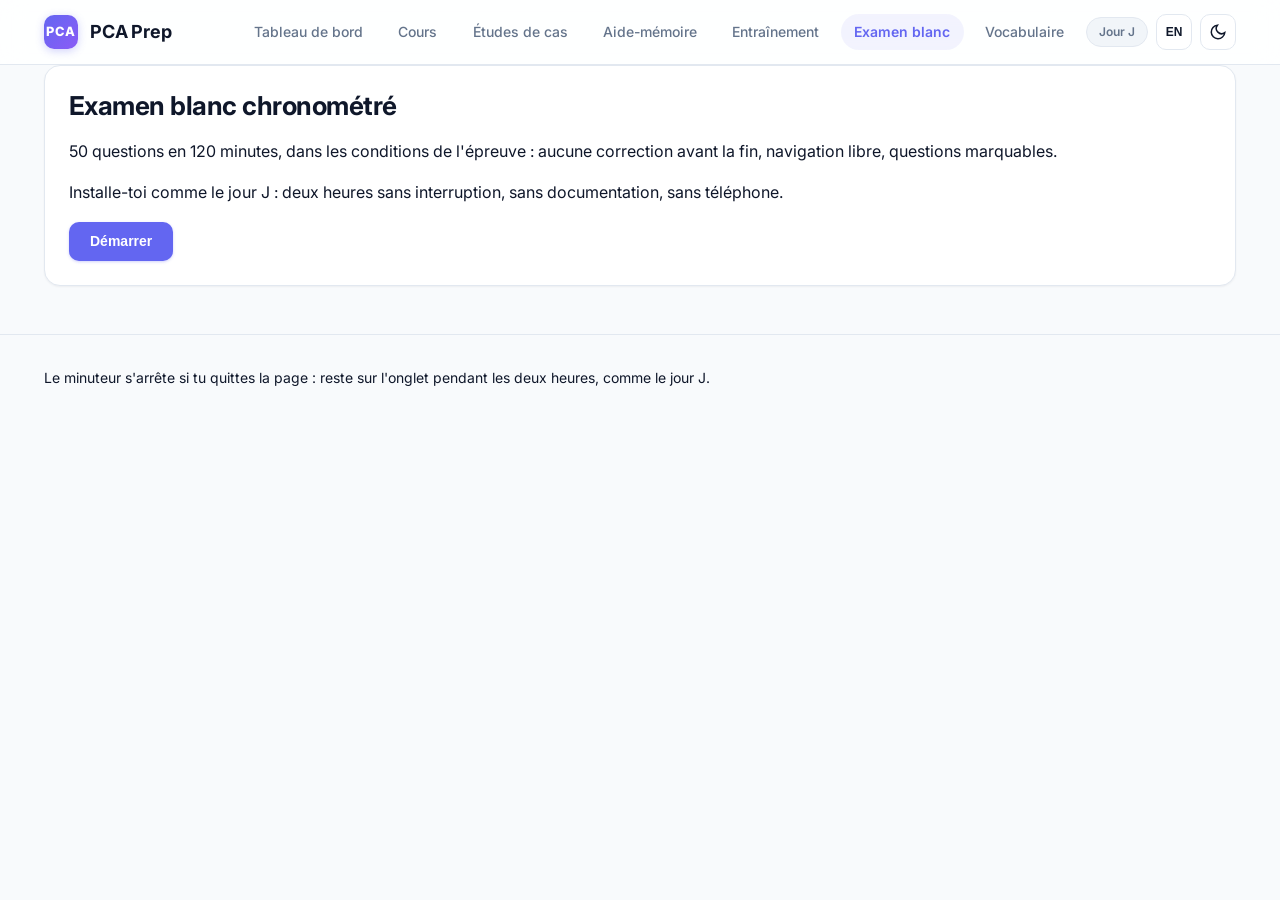
<file: examen.html>
<!DOCTYPE html>
<html lang="fr" data-theme="light">
<head>
<meta charset="utf-8">
<meta name="viewport" content="width=device-width, initial-scale=1">
<title>PCA Prep — Examen blanc</title>
<link rel="icon" href="assets/favicon.svg" type="image/svg+xml">
<link rel="alternate icon" href="assets/favicon.ico" sizes="any">
<link rel="apple-touch-icon" href="assets/apple-touch-icon.png">
<meta name="theme-color" content="#7C3AED">
<link rel="manifest" href="manifest.json">
<link rel="preconnect" href="https://fonts.googleapis.com">
<link rel="preconnect" href="https://fonts.gstatic.com" crossorigin>
<link rel="stylesheet" href="https://fonts.googleapis.com/css2?family=Inter:wght@400;500;600;700&display=swap">
<link rel="stylesheet" href="assets/css/style.css">
</head>
<body>
<a class="skip-link" href="#main">Aller au contenu</a>

<header class="site-header">
  <div class="site-header__inner">
    <a class="brand" href="index.html">
      <span class="brand__mark" aria-hidden="true">PCA</span>
      <span>PCA Prep</span>
    </a>
    <nav class="nav" aria-label="Navigation principale">
      <a href="index.html">Tableau de bord</a>
      <a href="cours.html">Cours</a>
      <a href="cas.html">Études de cas</a>
      <a href="cheatsheet.html">Aide-mémoire</a>
      <a href="quiz.html">Entraînement</a>
      <a href="examen.html">Examen blanc</a>
      <a href="vocabulaire.html">Vocabulaire</a>
      <span id="countdown" class="countdown" aria-live="polite"></span>
      <button id="langToggle" class="icon-btn" type="button" aria-label="Changer de langue">FR</button>
      <button id="themeToggle" class="icon-btn" type="button" aria-label="Changer de thème">
        <svg viewBox="0 0 24 24" fill="none" stroke="currentColor" stroke-width="2" aria-hidden="true">
          <path d="M21 12.8A9 9 0 1111.2 3a7 7 0 009.8 9.8z"/>
        </svg>
      </button>
    </nav>
  </div>
</header>

<main id="main" class="wrap">
  <section class="section">
    <div id="exam"></div>
  </section>
</main>

<footer class="site-footer">
  <div class="wrap">
    <p>Le minuteur s'arrête si tu quittes la page : reste sur l'onglet pendant les deux heures, comme le jour J.</p>
  </div>
</footer>

<script src="data/content.js"></script>
<script src="data/questions-d1.js"></script>
<script src="data/questions-d2.js"></script>
<script src="data/questions-d3.js"></script>
<script src="data/questions-d4.js"></script>
<script src="data/questions-d5.js"></script>
<script src="data/questions-d6.js"></script>
<script src="data/questions-d7.js"></script>
<script src="data/questions-d8.js"></script>
<script src="data/questions-cases.js"></script>
<script src="assets/js/app.js"></script>
</body>
</html>
</file>
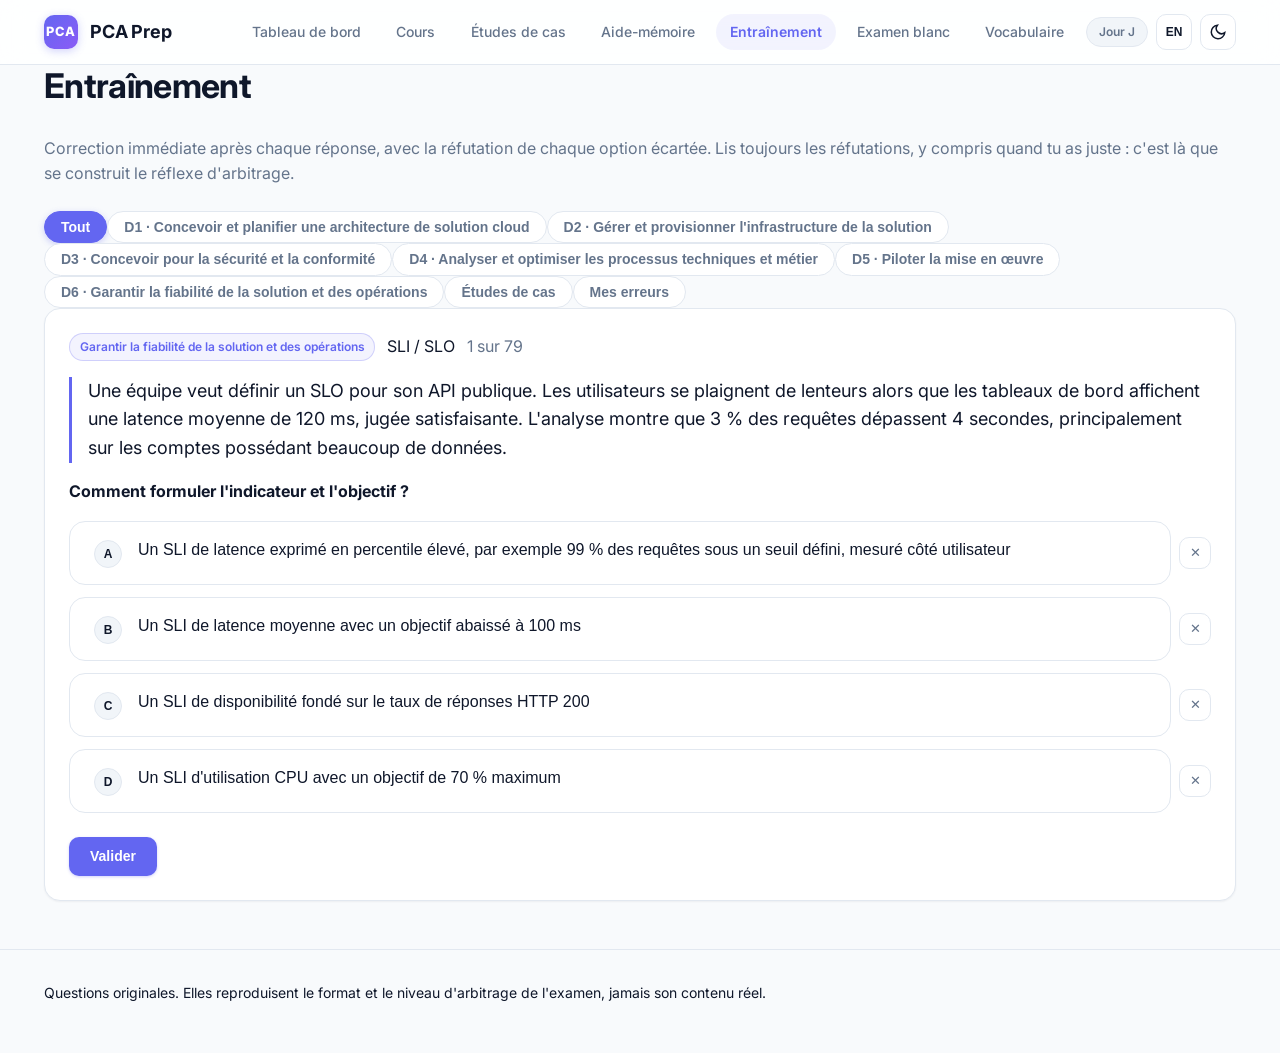
<file: quiz.html>
<!DOCTYPE html>
<html lang="fr" data-theme="light">
<head>
<meta charset="utf-8">
<meta name="viewport" content="width=device-width, initial-scale=1">
<title>PCA Prep — Entraînement</title>
<link rel="icon" href="assets/favicon.svg" type="image/svg+xml">
<link rel="alternate icon" href="assets/favicon.ico" sizes="any">
<link rel="apple-touch-icon" href="assets/apple-touch-icon.png">
<meta name="theme-color" content="#7C3AED">
<link rel="manifest" href="manifest.json">
<link rel="preconnect" href="https://fonts.googleapis.com">
<link rel="preconnect" href="https://fonts.gstatic.com" crossorigin>
<link rel="stylesheet" href="https://fonts.googleapis.com/css2?family=Inter:wght@400;500;600;700&display=swap">
<link rel="stylesheet" href="assets/css/style.css">
</head>
<body>
<a class="skip-link" href="#main">Aller au contenu</a>

<header class="site-header">
  <div class="site-header__inner">
    <a class="brand" href="index.html">
      <span class="brand__mark" aria-hidden="true">PCA</span>
      <span>PCA Prep</span>
    </a>
    <nav class="nav" aria-label="Navigation principale">
      <a href="index.html">Tableau de bord</a>
      <a href="cours.html">Cours</a>
      <a href="cas.html">Études de cas</a>
      <a href="cheatsheet.html">Aide-mémoire</a>
      <a href="quiz.html">Entraînement</a>
      <a href="examen.html">Examen blanc</a>
      <a href="vocabulaire.html">Vocabulaire</a>
      <span id="countdown" class="countdown" aria-live="polite"></span>
      <button id="langToggle" class="icon-btn" type="button" aria-label="Changer de langue">FR</button>
      <button id="themeToggle" class="icon-btn" type="button" aria-label="Changer de thème">
        <svg viewBox="0 0 24 24" fill="none" stroke="currentColor" stroke-width="2" aria-hidden="true">
          <path d="M21 12.8A9 9 0 1111.2 3a7 7 0 009.8 9.8z"/>
        </svg>
      </button>
    </nav>
  </div>
</header>

<main id="main" class="wrap">

  <section class="section">
    <div class="section__head">
      <h1>Entraînement</h1>
      <p class="muted">Correction immédiate après chaque réponse, avec la réfutation de chaque option écartée. Lis toujours les réfutations, y compris quand tu as juste : c'est là que se construit le réflexe d'arbitrage.</p>
    </div>

    <div class="filters" id="quizFilters" role="group" aria-label="Filtrer les questions"></div>
    <div id="quiz"></div>
  </section>

</main>

<footer class="site-footer">
  <div class="wrap">
    <p>Questions originales. Elles reproduisent le format et le niveau d'arbitrage de l'examen, jamais son contenu réel.</p>
  </div>
</footer>

<script src="data/content.js"></script>
<script src="data/questions-d1.js"></script>
<script src="data/questions-d2.js"></script>
<script src="data/questions-d3.js"></script>
<script src="data/questions-d4.js"></script>
<script src="data/questions-d5.js"></script>
<script src="data/questions-d6.js"></script>
<script src="data/questions-d7.js"></script>
<script src="data/questions-d8.js"></script>
<script src="data/questions-cases.js"></script>
<script src="assets/js/app.js"></script>
</body>
</html>
</file>
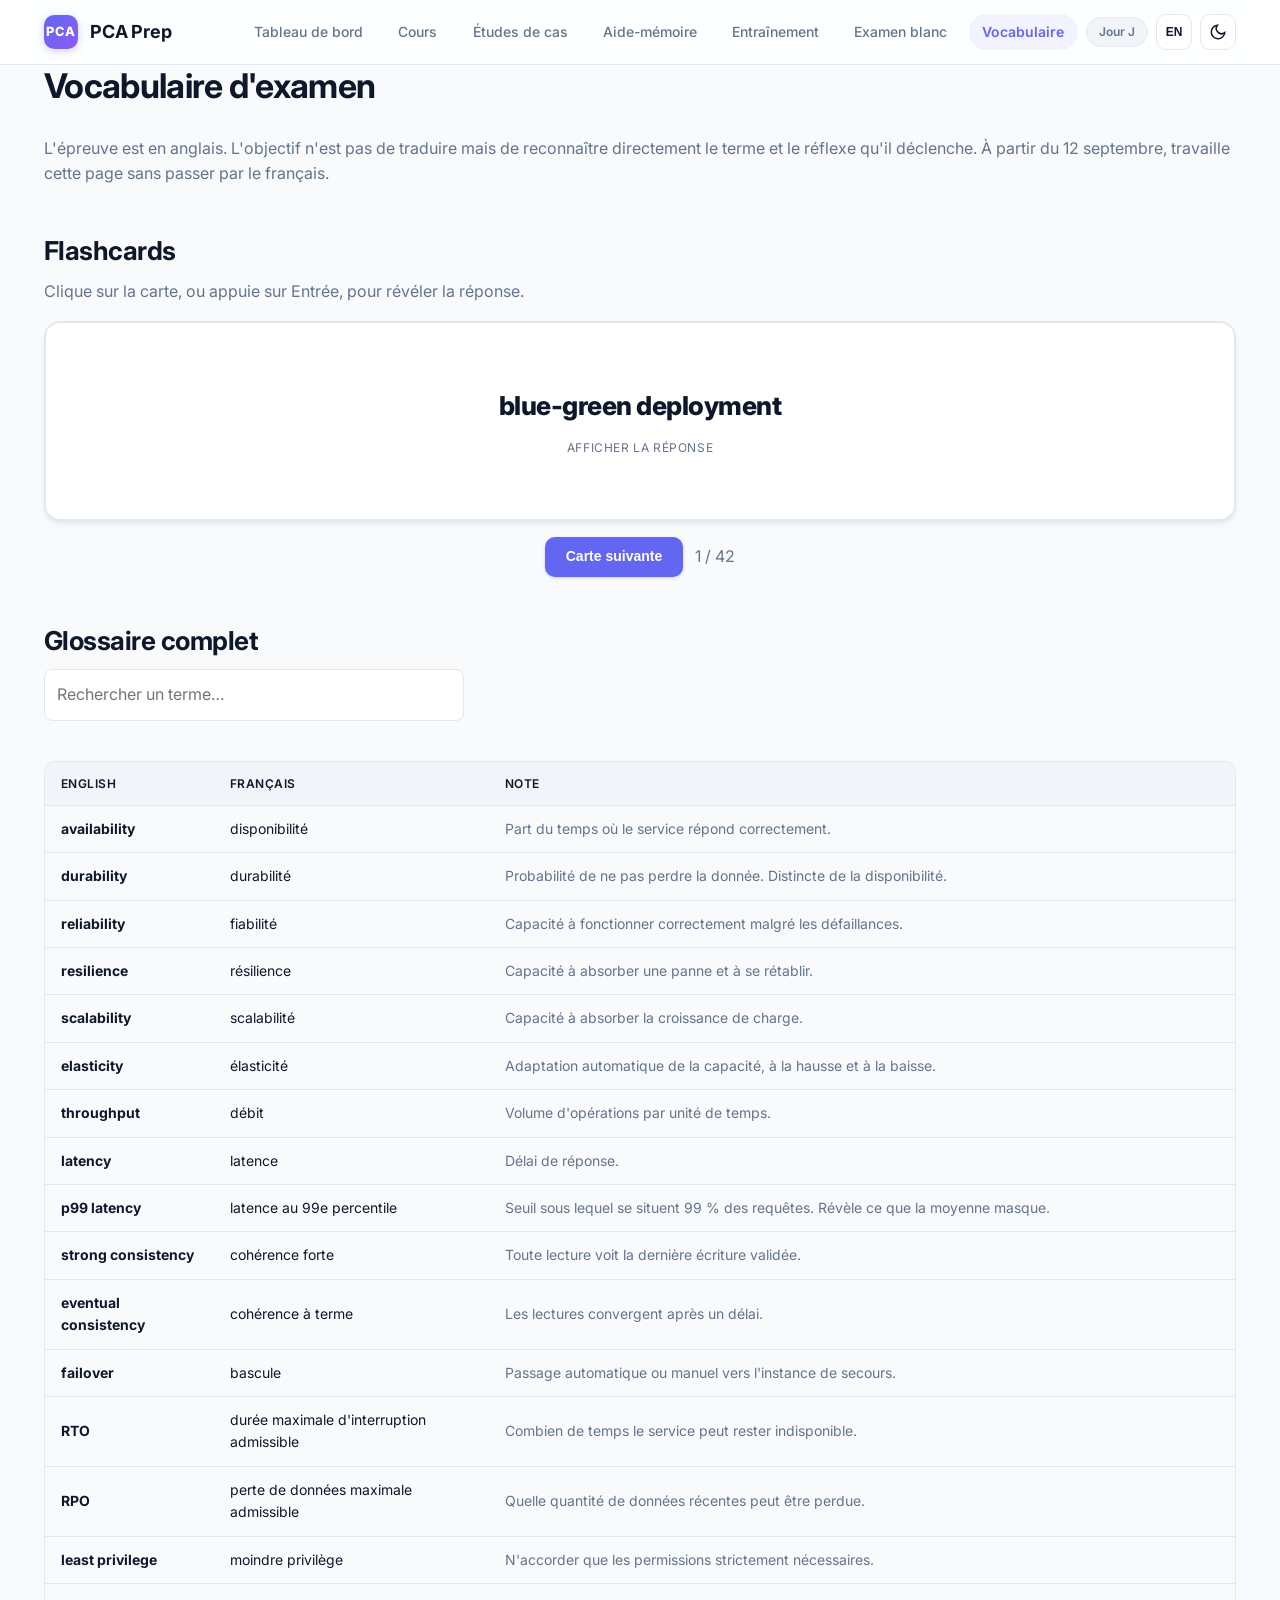
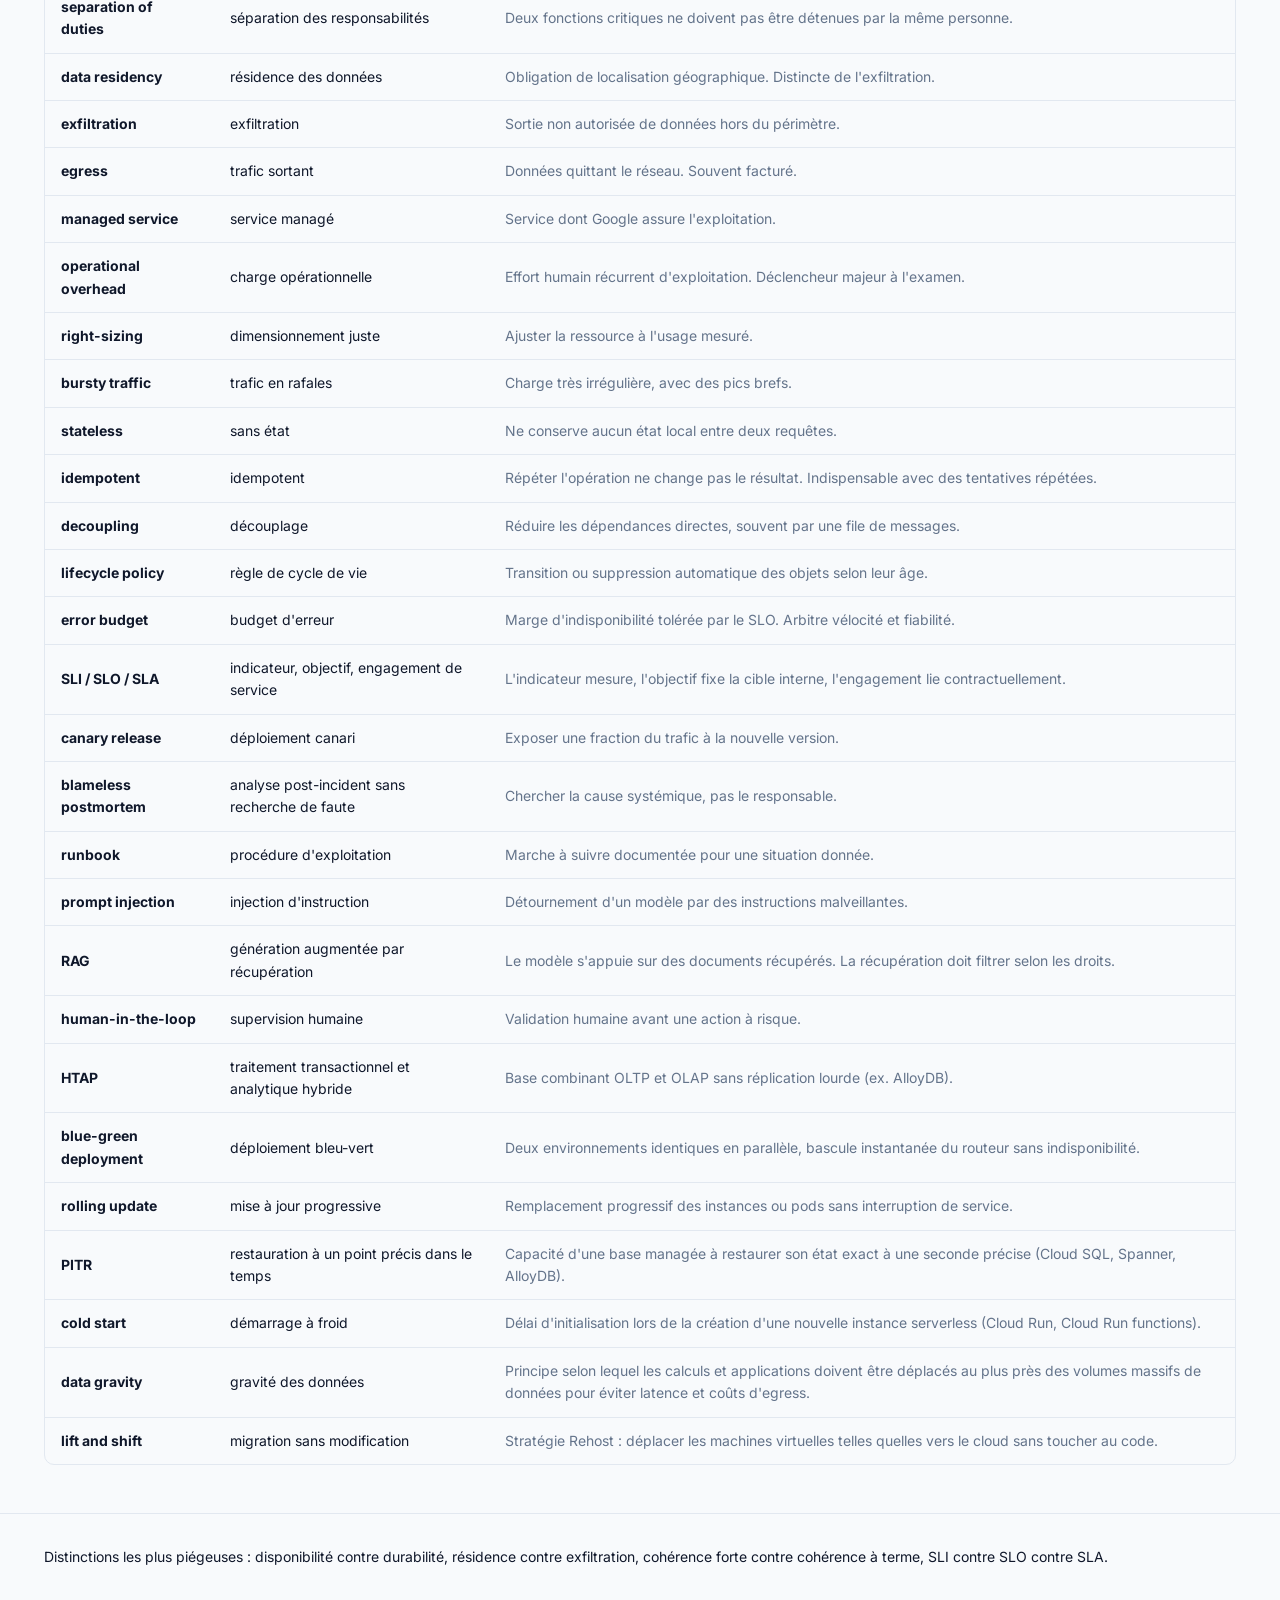
<file: vocabulaire.html>
<!DOCTYPE html>
<html lang="fr" data-theme="light">
<head>
<meta charset="utf-8">
<meta name="viewport" content="width=device-width, initial-scale=1">
<title>PCA Prep — Vocabulaire</title>
<link rel="icon" href="assets/favicon.svg" type="image/svg+xml">
<link rel="alternate icon" href="assets/favicon.ico" sizes="any">
<link rel="apple-touch-icon" href="assets/apple-touch-icon.png">
<meta name="theme-color" content="#7C3AED">
<link rel="manifest" href="manifest.json">
<link rel="preconnect" href="https://fonts.googleapis.com">
<link rel="preconnect" href="https://fonts.gstatic.com" crossorigin>
<link rel="stylesheet" href="https://fonts.googleapis.com/css2?family=Inter:wght@400;500;600;700&display=swap">
<link rel="stylesheet" href="assets/css/style.css">
</head>
<body>
<a class="skip-link" href="#main">Aller au contenu</a>

<header class="site-header">
  <div class="site-header__inner">
    <a class="brand" href="index.html">
      <span class="brand__mark" aria-hidden="true">PCA</span>
      <span>PCA Prep</span>
    </a>
    <nav class="nav" aria-label="Navigation principale">
      <a href="index.html">Tableau de bord</a>
      <a href="cours.html">Cours</a>
      <a href="cas.html">Études de cas</a>
      <a href="cheatsheet.html">Aide-mémoire</a>
      <a href="quiz.html">Entraînement</a>
      <a href="examen.html">Examen blanc</a>
      <a href="vocabulaire.html">Vocabulaire</a>
      <span id="countdown" class="countdown" aria-live="polite"></span>
      <button id="langToggle" class="icon-btn" type="button" aria-label="Changer de langue">FR</button>
      <button id="themeToggle" class="icon-btn" type="button" aria-label="Changer de thème">
        <svg viewBox="0 0 24 24" fill="none" stroke="currentColor" stroke-width="2" aria-hidden="true">
          <path d="M21 12.8A9 9 0 1111.2 3a7 7 0 009.8 9.8z"/>
        </svg>
      </button>
    </nav>
  </div>
</header>

<main id="main" class="wrap">

  <section class="section">
    <div class="section__head">
      <h1>Vocabulaire d'examen</h1>
      <p class="muted">L'épreuve est en anglais. L'objectif n'est pas de traduire mais de reconnaître directement le terme et le réflexe qu'il déclenche. À partir du 12 septembre, travaille cette page sans passer par le français.</p>
    </div>
  </section>

  <section class="section">
    <h2>Flashcards</h2>
    <p class="muted">Clique sur la carte, ou appuie sur Entrée, pour révéler la réponse.</p>
    <div id="flashcards"></div>
  </section>

  <section class="section">
    <h2>Glossaire complet</h2>
    <label class="sr-only" for="glossarySearch">Rechercher un terme</label>
    <input id="glossarySearch" type="search" placeholder="Rechercher un terme…"
           style="width:100%;max-width:420px;padding:0.75rem;border:1px solid var(--c-border);border-radius:8px;font:inherit;background:var(--c-card);color:var(--c-fg);margin-bottom:1.5rem">
    <div id="glossary"></div>
  </section>

</main>

<footer class="site-footer">
  <div class="wrap">
    <p>Distinctions les plus piégeuses : disponibilité contre durabilité, résidence contre exfiltration, cohérence forte contre cohérence à terme, SLI contre SLO contre SLA.</p>
  </div>
</footer>

<script src="data/content.js"></script>
<script src="assets/js/app.js"></script>
</body>
</html>
</file>
<file: assets/css/style.css>
/* ==========================================================================
   PCA Prep — Modern Design System (v2.0)
   Style   : High-performance Cloud Architecture Studio
   Type    : Inter / SF Pro / system-ui
   Palette : Indigo Primary, Emerald Success, Coral Danger, Slate Neutral
   ========================================================================== */

/* ----- Tokens & Variables ----- */
:root {
  /* Couleurs sémantiques primaires */
  --c-primary: #6366f1;
  --c-primary-hover: #4f46e5;
  --c-primary-subtle: rgba(99, 102, 241, 0.08);
  --c-primary-border: rgba(99, 102, 241, 0.25);
  --c-on-primary: #ffffff;

  /* États de validation */
  --c-accent: #10b981;
  --c-accent-hover: #059669;
  --c-accent-subtle: rgba(16, 185, 129, 0.1);
  --c-on-accent: #ffffff;

  --c-danger: #ef4444;
  --c-danger-hover: #dc2626;
  --c-danger-subtle: rgba(239, 68, 68, 0.1);
  --c-on-danger: #ffffff;

  --c-warning: #f59e0b;
  --c-warning-subtle: rgba(245, 158, 11, 0.1);
  --c-on-warning: #ffffff;

  /* Neutres & Surfaces (Mode Clair) */
  --c-bg: #f8fafc;
  --c-bg-alt: #f1f5f9;
  --c-fg: #0f172a;
  --c-fg-muted: #64748b;
  --c-card: #ffffff;
  --c-card-hover: #fcfdfe;
  --c-border: #e2e8f0;
  --c-border-strong: #cbd5e1;
  --c-ring: rgba(99, 102, 241, 0.35);

  /* Échelle d'espacements */
  --s-1: 0.25rem;
  --s-2: 0.5rem;
  --s-3: 0.75rem;
  --s-4: 1rem;
  --s-5: 1.5rem;
  --s-6: 2rem;
  --s-7: 3rem;

  /* Typographie */
  --font-sans: "Inter", -apple-system, BlinkMacSystemFont, "Segoe UI", Roboto, "Helvetica Neue", Arial, sans-serif;
  --font-mono: "JetBrains Mono", ui-monospace, SFMono-Regular, Menlo, Monaco, Consolas, monospace;

  --t-xs: 0.75rem;
  --t-sm: 0.875rem;
  --t-base: 1rem;
  --t-lg: 1.125rem;
  --t-xl: 1.25rem;
  --t-2xl: 1.625rem;
  --t-3xl: 2.125rem;

  /* Rayons & Ombres */
  --r-sm: 6px;
  --r-md: 10px;
  --r-lg: 16px;
  --r-full: 9999px;

  --shadow-sm: 0 1px 2px 0 rgba(15, 23, 42, 0.05);
  --shadow-md: 0 4px 6px -1px rgba(15, 23, 42, 0.07), 0 2px 4px -2px rgba(15, 23, 42, 0.05);
  --shadow-lg: 0 10px 15px -3px rgba(15, 23, 42, 0.08), 0 4px 6px -4px rgba(15, 23, 42, 0.04);
  --shadow-glow: 0 0 20px rgba(99, 102, 241, 0.15);

  --transition: 150ms cubic-bezier(0.4, 0, 0.2, 1);
  --maxw: 1240px;
}

/* Thème sombre moderne (OLED & High-Contrast Friendly) */
:root[data-theme="dark"] {
  --c-primary: #818cf8;
  --c-primary-hover: #a5b4fc;
  --c-primary-subtle: rgba(129, 140, 248, 0.12);
  --c-primary-border: rgba(129, 140, 248, 0.3);
  --c-on-primary: #0b0f19;

  --c-accent: #34d399;
  --c-accent-hover: #6ee7b7;
  --c-accent-subtle: rgba(52, 211, 153, 0.12);
  --c-on-accent: #022c22;

  --c-danger: #f87171;
  --c-danger-hover: #fca5a5;
  --c-danger-subtle: rgba(248, 113, 113, 0.12);
  --c-on-danger: #450a0a;

  --c-warning: #fbbf24;
  --c-warning-subtle: rgba(251, 191, 36, 0.12);
  --c-on-warning: #451a03;

  --c-bg: #0b0f19;
  --c-bg-alt: #111827;
  --c-fg: #f1f5f9;
  --c-fg-muted: #94a3b8;
  --c-card: #131b2e;
  --c-card-hover: #172036;
  --c-border: #1e293b;
  --c-border-strong: #334155;
  --c-ring: rgba(129, 140, 248, 0.4);

  --shadow-sm: 0 1px 2px 0 rgba(0, 0, 0, 0.4);
  --shadow-md: 0 4px 8px -1px rgba(0, 0, 0, 0.5);
  --shadow-lg: 0 12px 20px -3px rgba(0, 0, 0, 0.6);
  --shadow-glow: 0 0 25px rgba(129, 140, 248, 0.18);
}

/* ----- Reset & Base ----- */
*, *::before, *::after {
  box-sizing: border-box;
}

html {
  -webkit-text-size-adjust: 100%;
  scroll-behavior: smooth;
}

body {
  margin: 0;
  font-family: var(--font-sans);
  font-size: var(--t-base);
  line-height: 1.6;
  color: var(--c-fg);
  background-color: var(--c-bg);
  transition: background-color var(--transition), color var(--transition);
  -webkit-font-smoothing: antialiased;
  -moz-osx-font-smoothing: grayscale;
}

h1, h2, h3, h4 {
  color: var(--c-fg);
  line-height: 1.25;
  font-weight: 700;
  margin-top: 0;
  letter-spacing: -0.02em;
}

h1 { font-size: var(--t-3xl); }
h2 { font-size: var(--t-2xl); margin-bottom: var(--s-3); }
h3 { font-size: var(--t-xl); }
h4 { font-size: var(--t-lg); font-weight: 600; }

p {
  margin-top: 0;
  margin-bottom: var(--s-4);
  color: var(--c-fg);
}

a {
  color: var(--c-primary);
  text-decoration: none;
  transition: color var(--transition);
}

a:hover {
  text-decoration: underline;
  color: var(--c-primary-hover);
}

code, kbd {
  font-family: var(--font-mono);
  font-size: 0.88em;
  padding: 0.15em 0.4em;
  border-radius: var(--r-sm);
  background: var(--c-bg-alt);
  border: 1px solid var(--c-border);
  color: var(--c-primary);
}

/* Skip link pour accessibilité */
.skip-link {
  position: absolute;
  top: -9999px;
  left: var(--s-4);
  background: var(--c-primary);
  color: var(--c-on-primary);
  padding: var(--s-3) var(--s-4);
  border-radius: var(--r-md);
  z-index: 1000;
  font-weight: 600;
}
.skip-link:focus {
  top: var(--s-4);
}

/* Layout Container */
.wrap {
  width: 100%;
  max-width: var(--maxw);
  margin-left: auto;
  margin-right: auto;
  padding-left: var(--s-5);
  padding-right: var(--s-5);
}

/* Utilitaires */
.stack > * + * { margin-top: var(--s-4); }
.stack-sm > * + * { margin-top: var(--s-2); }
.muted { color: var(--c-fg-muted); }
.sr-only {
  position: absolute;
  width: 1px;
  height: 1px;
  padding: 0;
  margin: -1px;
  overflow: hidden;
  clip: rect(0, 0, 0, 0);
  border: 0;
}

/* ----- Header / Navigation Glassmorphism ----- */
.site-header {
  position: sticky;
  top: 0;
  z-index: 100;
  background: rgba(255, 255, 255, 0.85);
  backdrop-filter: blur(12px);
  -webkit-backdrop-filter: blur(12px);
  border-bottom: 1px solid var(--c-border);
  transition: background-color var(--transition), border-color var(--transition);
}

:root[data-theme="dark"] .site-header {
  background: rgba(11, 15, 25, 0.85);
  border-bottom-color: var(--c-border);
}

.site-header__inner {
  display: flex;
  align-items: center;
  justify-content: space-between;
  gap: var(--s-4);
  height: 64px;
  max-width: var(--maxw);
  margin: 0 auto;
  padding: 0 var(--s-5);
}

.brand {
  display: flex;
  align-items: center;
  gap: var(--s-3);
  font-weight: 700;
  font-size: var(--t-lg);
  color: var(--c-fg);
  text-decoration: none;
  letter-spacing: -0.01em;
}
.brand:hover { text-decoration: none; }

.brand__mark {
  display: inline-flex;
  align-items: center;
  justify-content: center;
  width: 34px;
  height: 34px;
  border-radius: var(--r-md);
  background: linear-gradient(135deg, var(--c-primary), #8b5cf6);
  color: #ffffff;
  font-size: 0.8rem;
  font-weight: 800;
  letter-spacing: 0.5px;
  box-shadow: 0 2px 8px rgba(99, 102, 241, 0.3);
}

.nav {
  display: flex;
  align-items: center;
  gap: var(--s-2);
}

.nav a {
  padding: 0.45rem 0.85rem;
  border-radius: var(--r-full);
  font-size: var(--t-sm);
  font-weight: 500;
  color: var(--c-fg-muted);
  transition: all var(--transition);
}

.nav a:hover {
  color: var(--c-fg);
  background: var(--c-bg-alt);
  text-decoration: none;
}

.nav a[aria-current="page"] {
  color: var(--c-primary);
  background: var(--c-primary-subtle);
  font-weight: 600;
}

/* Compte à rebours dans la nav */
.countdown {
  display: inline-flex;
  align-items: center;
  gap: 0.35rem;
  padding: 0.3rem 0.75rem;
  border-radius: var(--r-full);
  background: var(--c-bg-alt);
  border: 1px solid var(--c-border);
  font-size: var(--t-xs);
  font-weight: 600;
  color: var(--c-fg-muted);
}
.countdown__num {
  color: var(--c-primary);
  font-weight: 700;
}

/* Boutons d'icône (Langue / Thème) */
.icon-btn {
  display: inline-flex;
  align-items: center;
  justify-content: center;
  width: 36px;
  height: 36px;
  border-radius: var(--r-md);
  border: 1px solid var(--c-border);
  background: var(--c-card);
  color: var(--c-fg);
  font-weight: 600;
  font-size: var(--t-xs);
  cursor: pointer;
  transition: all var(--transition);
}
.icon-btn:hover {
  background: var(--c-bg-alt);
  border-color: var(--c-border-strong);
}
.icon-btn svg {
  width: 18px;
  height: 18px;
}

/* ----- Cartes & Grilles ----- */
.card {
  background: var(--c-card);
  border: 1px solid var(--c-border);
  border-radius: var(--r-lg);
  padding: var(--s-5);
  box-shadow: var(--shadow-sm);
  transition: box-shadow var(--transition), border-color var(--transition);
}
.card:hover {
  border-color: var(--c-border-strong);
}

.grid {
  display: grid;
  gap: var(--s-5);
}
.grid--2 { grid-template-columns: repeat(auto-fit, minmax(320px, 1fr)); }
.grid--3 { grid-template-columns: repeat(auto-fit, minmax(280px, 1fr)); }
.grid--4 { grid-template-columns: repeat(auto-fit, minmax(220px, 1fr)); }

/* ----- Statistiques / Cockpit Dashboard ----- */
.stat {
  display: flex;
  flex-direction: column;
  background: var(--c-card);
  border: 1px solid var(--c-border);
  border-radius: var(--r-lg);
  padding: var(--s-5);
  box-shadow: var(--shadow-sm);
  position: relative;
  overflow: hidden;
}
.stat::after {
  content: "";
  position: absolute;
  top: 0;
  left: 0;
  right: 0;
  height: 3px;
  background: var(--c-primary);
  opacity: 0.8;
}
.stat__label {
  font-size: var(--t-xs);
  font-weight: 600;
  text-transform: uppercase;
  letter-spacing: 0.05em;
  color: var(--c-fg-muted);
  margin-bottom: var(--s-2);
}
.stat__value {
  font-size: var(--t-3xl);
  font-weight: 800;
  color: var(--c-fg);
  line-height: 1.1;
  letter-spacing: -0.03em;
}
.stat__hint {
  font-size: var(--t-xs);
  color: var(--c-fg-muted);
  margin-top: var(--s-2);
}

/* Jauge circulaire SVG (Readiness Score) */
.gauge-container {
  display: flex;
  align-items: center;
  gap: var(--s-5);
}
.gauge-svg {
  width: 110px;
  height: 110px;
  transform: rotate(-90deg);
}
.gauge-bg {
  fill: none;
  stroke: var(--c-bg-alt);
  stroke-width: 10;
}
.gauge-fill {
  fill: none;
  stroke: var(--c-primary);
  stroke-width: 10;
  stroke-linecap: round;
  transition: stroke-dashoffset 1s ease-in-out;
}

/* Barre de progression ----- */
.bar {
  width: 100%;
  height: 8px;
  background: var(--c-bg-alt);
  border-radius: var(--r-full);
  overflow: hidden;
  margin: var(--s-2) 0;
}
.bar__fill {
  height: 100%;
  background: var(--c-primary);
  border-radius: var(--r-full);
  transition: width 0.4s ease;
}
.bar__fill--accent { background: var(--c-accent); }
.bar__fill--danger { background: var(--c-danger); }

/* Badges ----- */
.badge {
  display: inline-flex;
  align-items: center;
  padding: 0.2rem 0.6rem;
  border-radius: var(--r-full);
  font-size: var(--t-xs);
  font-weight: 600;
  background: var(--c-bg-alt);
  color: var(--c-fg-muted);
  border: 1px solid var(--c-border);
}
.badge--primary {
  background: var(--c-primary-subtle);
  color: var(--c-primary);
  border-color: var(--c-primary-border);
}
.badge--accent {
  background: var(--c-accent-subtle);
  color: var(--c-accent);
  border-color: rgba(16, 185, 129, 0.3);
}
.badge--danger {
  background: var(--c-danger-subtle);
  color: var(--c-danger);
  border-color: rgba(239, 68, 68, 0.3);
}
.badge--warn {
  background: var(--c-warning-subtle);
  color: var(--c-warning);
  border-color: rgba(245, 158, 11, 0.3);
}

/* Boutons ----- */
.btn {
  display: inline-flex;
  align-items: center;
  justify-content: center;
  gap: var(--s-2);
  padding: 0.65rem 1.25rem;
  border-radius: var(--r-md);
  font-size: var(--t-sm);
  font-weight: 600;
  cursor: pointer;
  border: 1px solid transparent;
  transition: all var(--transition);
  text-decoration: none;
  line-height: 1.2;
}
.btn:hover { text-decoration: none; }

.btn--primary {
  background: var(--c-primary);
  color: var(--c-on-primary);
  box-shadow: 0 1px 3px rgba(99, 102, 241, 0.3);
}
.btn--primary:hover {
  background: var(--c-primary-hover);
  box-shadow: 0 4px 12px rgba(99, 102, 241, 0.4);
}

.btn--ghost {
  background: transparent;
  border-color: var(--c-border);
  color: var(--c-fg);
}
.btn--ghost:hover {
  background: var(--c-bg-alt);
  border-color: var(--c-border-strong);
}

.btn--danger {
  background: var(--c-danger);
  color: var(--c-on-danger);
}
.btn--danger:hover {
  background: var(--c-danger-hover);
}

.btn--sm {
  padding: 0.4rem 0.8rem;
  font-size: var(--t-xs);
}

.btn-row {
  display: flex;
  align-items: center;
  gap: var(--s-3);
  flex-wrap: wrap;
}

/* ----- Tableaux ----- */
.table-scroll {
  width: 100%;
  overflow-x: auto;
  -webkit-overflow-scrolling: touch;
  margin: var(--s-4) 0;
  border-radius: var(--r-md);
  border: 1px solid var(--c-border);
}
table {
  width: 100%;
  border-collapse: collapse;
  text-align: left;
  font-size: var(--t-sm);
}
th, td {
  padding: 0.75rem 1rem;
  border-bottom: 1px solid var(--c-border);
}
th {
  background: var(--c-bg-alt);
  color: var(--c-fg);
  font-weight: 600;
  text-transform: uppercase;
  font-size: var(--t-xs);
  letter-spacing: 0.04em;
}
tbody tr:last-child td {
  border-bottom: none;
}
tbody tr:hover td {
  background: var(--c-card-hover);
}

/* ----- Options de Quiz & Examen (Cœur interactif) ----- */
.q-meta {
  display: flex;
  align-items: center;
  gap: var(--s-3);
  flex-wrap: wrap;
  margin-bottom: var(--s-4);
}
.q-scenario {
  font-size: var(--t-lg);
  line-height: 1.6;
  color: var(--c-fg);
  margin-bottom: var(--s-4);
  padding-left: var(--s-4);
  border-left: 3px solid var(--c-primary);
}
.q-stem {
  font-weight: 700;
  font-size: var(--t-base);
  margin-bottom: var(--s-4);
}

.options {
  list-style: none;
  padding: 0;
  margin: 0 0 var(--s-5) 0;
  display: flex;
  flex-direction: column;
  gap: var(--s-3);
}

.option-wrapper {
  position: relative;
  display: flex;
  align-items: center;
  gap: var(--s-2);
}

.option {
  flex: 1;
  display: flex;
  align-items: flex-start;
  gap: var(--s-4);
  padding: var(--s-4) var(--s-5);
  background: var(--c-card);
  border: 1.5px solid var(--c-border);
  border-radius: var(--r-lg);
  cursor: pointer;
  text-align: left;
  color: var(--c-fg);
  font-size: var(--t-base);
  line-height: 1.5;
  transition: all var(--transition);
}

.option:hover:not(:disabled) {
  border-color: var(--c-primary);
  background: var(--c-card-hover);
  box-shadow: var(--shadow-sm);
}

.option__key {
  display: inline-flex;
  align-items: center;
  justify-content: center;
  width: 28px;
  height: 28px;
  border-radius: var(--r-full);
  background: var(--c-bg-alt);
  border: 1px solid var(--c-border);
  font-weight: 700;
  font-size: var(--t-xs);
  flex-shrink: 0;
  margin-top: 2px;
  transition: all var(--transition);
}

.option--selected {
  border-color: var(--c-primary);
  background: var(--c-primary-subtle);
  box-shadow: 0 0 0 1px var(--c-primary);
}
.option--selected .option__key {
  background: var(--c-primary);
  color: var(--c-on-primary);
  border-color: var(--c-primary);
}

/* Bonne / Mauvaise réponse après validation */
.option--correct {
  border-color: var(--c-accent) !important;
  background: var(--c-accent-subtle) !important;
  box-shadow: 0 0 0 1px var(--c-accent) !important;
}
.option--correct .option__key {
  background: var(--c-accent) !important;
  color: var(--c-on-accent) !important;
  border-color: var(--c-accent) !important;
}

.option--wrong {
  border-color: var(--c-danger) !important;
  background: var(--c-danger-subtle) !important;
  box-shadow: 0 0 0 1px var(--c-danger) !important;
}
.option--wrong .option__key {
  background: var(--c-danger) !important;
  color: var(--c-on-danger) !important;
  border-color: var(--c-danger) !important;
}

/* Strikethrough (Élimination visuelle d'options fausses comme à l'examen) */
.option--eliminated {
  opacity: 0.45;
  text-decoration: line-through;
  background: var(--c-bg-alt) !important;
}
.option-strike-btn {
  background: transparent;
  border: 1px solid var(--c-border);
  color: var(--c-fg-muted);
  width: 32px;
  height: 32px;
  border-radius: var(--r-md);
  display: flex;
  align-items: center;
  justify-content: center;
  cursor: pointer;
  transition: all var(--transition);
}
.option-strike-btn:hover {
  background: var(--c-danger-subtle);
  color: var(--c-danger);
  border-color: var(--c-danger);
}

/* Bloc d'explication pédagogique */
.explain {
  border-radius: var(--r-lg);
  padding: var(--s-5);
  background: var(--c-bg-alt);
  border: 1px solid var(--c-border);
  margin-top: var(--s-5);
  animation: fadeIn 0.25s ease;
}
@keyframes fadeIn {
  from { opacity: 0; transform: translateY(6px); }
  to { opacity: 1; transform: translateY(0); }
}

.explain__verdict {
  display: inline-flex;
  align-items: center;
  gap: var(--s-2);
  font-weight: 700;
  font-size: var(--t-lg);
  margin-bottom: var(--s-4);
  padding: 0.4rem 0.8rem;
  border-radius: var(--r-md);
}
.explain__verdict--ok {
  background: var(--c-accent-subtle);
  color: var(--c-accent);
}
.explain__verdict--ko {
  background: var(--c-danger-subtle);
  color: var(--c-danger);
}

.keyword {
  display: inline-block;
  padding: 0.15rem 0.5rem;
  border-radius: var(--r-sm);
  background: var(--c-primary-subtle);
  color: var(--c-primary);
  font-weight: 600;
  font-size: var(--t-xs);
  margin: 0.15rem;
}

/* ----- Mode Examen (OnVUE Simulator Bar & Grid) ----- */
.exam-bar {
  display: flex;
  align-items: center;
  justify-content: space-between;
  gap: var(--s-4);
  padding: var(--s-3) var(--s-5);
  background: var(--c-card);
  border: 1px solid var(--c-border);
  border-radius: var(--r-lg);
  margin-bottom: var(--s-5);
  box-shadow: var(--shadow-sm);
  flex-wrap: wrap;
}

.timer {
  font-family: var(--font-mono);
  font-size: var(--t-xl);
  font-weight: 800;
  letter-spacing: -0.02em;
  padding: 0.2rem 0.6rem;
  border-radius: var(--r-md);
  background: var(--c-bg-alt);
  color: var(--c-fg);
}
.timer--warn {
  background: var(--c-warning-subtle);
  color: var(--c-warning);
}
.timer--critical {
  background: var(--c-danger-subtle);
  color: var(--c-danger);
  animation: pulse 1s infinite alternate;
}
@keyframes pulse {
  from { opacity: 1; }
  to { opacity: 0.6; }
}

/* Grille de navigation des questions de l'examen */
.qnav {
  display: flex;
  flex-wrap: wrap;
  gap: 6px;
  max-width: 600px;
}
.qnav__item {
  width: 32px;
  height: 32px;
  display: inline-flex;
  align-items: center;
  justify-content: center;
  border-radius: var(--r-sm);
  font-size: var(--t-xs);
  font-weight: 600;
  border: 1px solid var(--c-border);
  background: var(--c-card);
  color: var(--c-fg-muted);
  cursor: pointer;
  transition: all var(--transition);
}
.qnav__item:hover {
  border-color: var(--c-primary);
  color: var(--c-fg);
}
.qnav__item--current {
  border-color: var(--c-primary);
  background: var(--c-primary);
  color: var(--c-on-primary) !important;
  font-weight: 700;
}
.qnav__item--answered {
  background: var(--c-primary-subtle);
  border-color: var(--c-primary-border);
  color: var(--c-primary);
}
.qnav__item--flagged {
  position: relative;
  border-color: var(--c-warning) !important;
}
.qnav__item--flagged::after {
  content: "";
  position: absolute;
  top: 2px;
  right: 2px;
  width: 6px;
  height: 6px;
  border-radius: 50%;
  background: var(--c-warning);
}

/* Split-Screen pour les Études de Cas */
.split-view {
  display: grid;
  grid-template-columns: 1fr 1fr;
  gap: var(--s-5);
  align-items: start;
}
@media (max-width: 960px) {
  .split-view { grid-template-columns: 1fr; }
}
.split-panel {
  max-height: calc(100vh - 120px);
  overflow-y: auto;
  position: sticky;
  top: 80px;
}

/* ----- Filtres par Puces (Chips) ----- */
.chips {
  display: flex;
  gap: var(--s-2);
  flex-wrap: wrap;
  margin-bottom: var(--s-5);
}
.chip {
  padding: 0.45rem 1rem;
  border-radius: var(--r-full);
  border: 1px solid var(--c-border);
  background: var(--c-card);
  color: var(--c-fg-muted);
  font-size: var(--t-sm);
  font-weight: 600;
  cursor: pointer;
  transition: all var(--transition);
}
.chip:hover {
  background: var(--c-bg-alt);
  color: var(--c-fg);
}
.chip[aria-pressed="true"] {
  background: var(--c-primary);
  color: var(--c-on-primary);
  border-color: var(--c-primary);
  box-shadow: 0 2px 6px rgba(99, 102, 241, 0.3);
}

/* Flashcards ----- */
.flashcard {
  min-height: 200px;
  display: flex;
  flex-direction: column;
  align-items: center;
  justify-content: center;
  padding: var(--s-6);
  background: var(--c-card);
  border: 2px solid var(--c-border);
  border-radius: var(--r-lg);
  cursor: pointer;
  text-align: center;
  box-shadow: var(--shadow-md);
  transition: all var(--transition);
  outline: none;
}
.flashcard:hover, .flashcard:focus-visible {
  border-color: var(--c-primary);
  box-shadow: var(--shadow-glow);
}
.flashcard__term {
  font-size: var(--t-2xl);
  font-weight: 800;
  color: var(--c-fg);
  margin-bottom: var(--s-3);
  letter-spacing: -0.02em;
}
.flashcard__hint {
  font-size: var(--t-xs);
  color: var(--c-fg-muted);
  text-transform: uppercase;
  letter-spacing: 0.05em;
}

/* Sections & Footer ----- */
.section {
  margin-bottom: var(--s-7);
}
.section__head {
  margin-bottom: var(--s-5);
}

.site-footer {
  border-top: 1px solid var(--c-border);
  background: var(--c-bg);
  padding: var(--s-6) 0;
  font-size: var(--t-sm);
  color: var(--c-fg-muted);
  margin-top: var(--s-7);
}

/* Responsive ----- */
@media (max-width: 768px) {
  .nav {
    overflow-x: auto;
    max-width: 60vw;
  }
  .exam-bar {
    flex-direction: column;
    align-items: stretch;
  }
}
</file>
